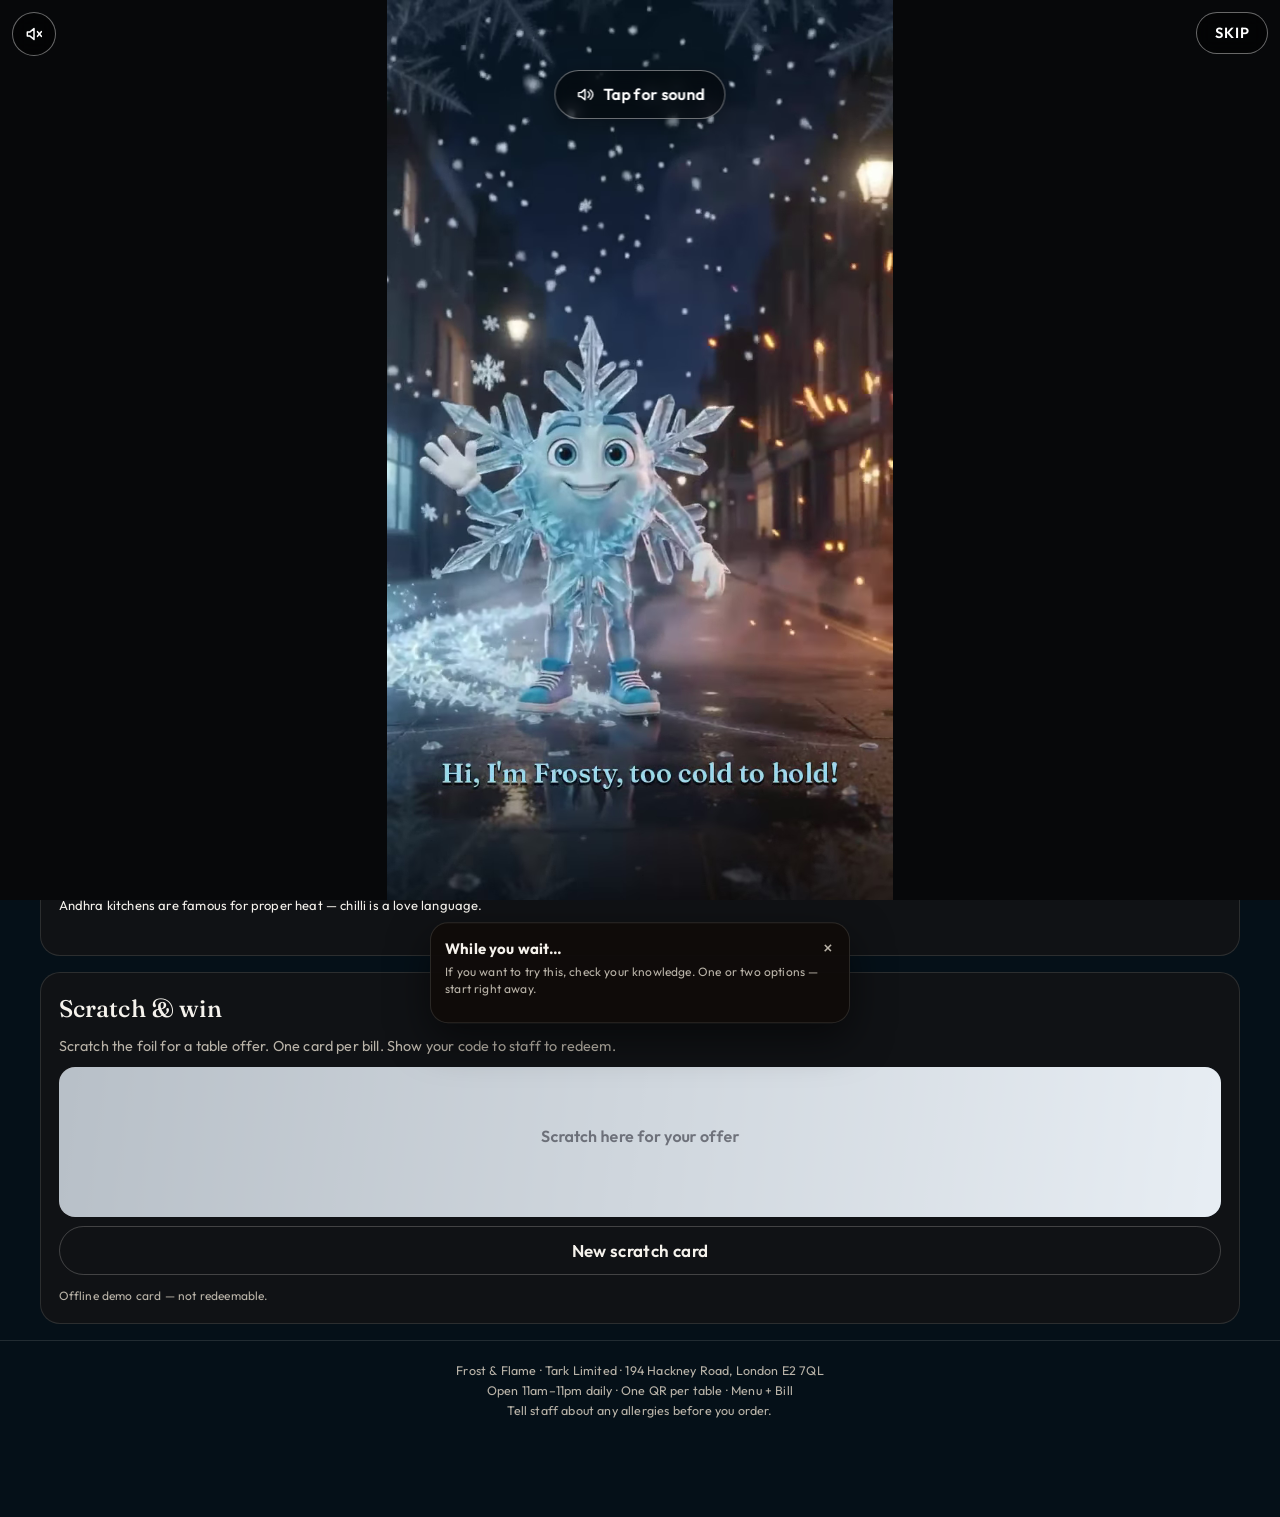
<file: index.html>
<!doctype html>
<html lang="en" data-mode="frost">
<head>
<meta charset="utf-8" />
<meta name="viewport" content="width=device-width, initial-scale=1, viewport-fit=cover" />
<title>Frost &amp; Flame · Table menu</title>
<meta name="description" content="Frost &amp; Flame table menu and bill. Stone ice cream, Andhra pulao and Indian street food. No customer data stored." />
<meta name="theme-color" content="#07080a" />
<link rel="icon" href="img/logo.png" />
<link rel="preconnect" href="https://fonts.googleapis.com" />
<link rel="preconnect" href="https://fonts.gstatic.com" crossorigin />
<link href="https://fonts.googleapis.com/css2?family=Fraunces:ital,opsz,wght@0,9..144,400;0,9..144,500;0,9..144,600;1,9..144,400;1,9..144,500&family=Outfit:wght@300;400;500;600;700&family=Bangers&family=Cinzel:wght@600;700&family=Cormorant+Garamond:wght@500;600;700&family=Fredoka:wght@500;600;700&family=Orbitron:wght@600;700&family=Pacifico&family=Special+Elite&display=swap" rel="stylesheet" />
<link rel="stylesheet" href="css/site.css?v=20261115h" />
<link rel="stylesheet" href="css/themes.css?v=20261115h" />
<link rel="stylesheet" href="css/qr.css?v=20261115h" />
<link rel="stylesheet" href="css/ff-intro.css?v=20261118a" />
<script>
(function(){
  try {
    var force=/(?:^|[?&])intro=1(?:&|$)/.test(location.search);
    var reduce=window.matchMedia&&window.matchMedia('(prefers-reduced-motion: reduce)').matches;
    if(!force&&(reduce||sessionStorage.getItem('ff_intro_seen')==='1'))document.documentElement.classList.add('ff-intro-skip');
  } catch(e){}
})();
</script>
<script>try{var m=localStorage.getItem('ff-mode');if(m==='flame'||m==='frost')document.documentElement.setAttribute('data-mode',m);}catch(e){}</script>
</head>
<body>
<div id="ffIntro" class="ff-intro" role="dialog" aria-modal="true" aria-label="Welcome to Frost &amp; Flame">
  <video id="ffIntroVideo" playsinline webkit-playsinline preload="auto" poster="video/intro-poster.webp?v=20261115h" aria-hidden="true">
    <source src="video/intro.mp4?v=20261118a" type="video/mp4">
    <source src="video/intro.webm?v=20261115h" type="video/webm">
  </video>
  <button type="button" class="ff-intro-sound" id="ffIntroSound" aria-label="Mute sound" aria-pressed="false">
    <svg class="ff-intro-ic-on" viewBox="0 0 24 24" aria-hidden="true"><path d="M4 9.5v5h3.2L12 18.5V5.5L7.2 9.5H4z"/><path d="M16 8.5c1.2 1.1 1.9 2.5 1.9 3.5s-.7 2.4-1.9 3.5"/><path d="M18.7 6.2C20.7 8 21.8 10.1 21.8 12s-1.1 4-3.1 5.8"/></svg>
    <svg class="ff-intro-ic-off" viewBox="0 0 24 24" aria-hidden="true"><path d="M4 9.5v5h3.2L12 18.5V5.5L7.2 9.5H4z"/><path d="M16.2 9.2l4.6 5.6M20.8 9.2l-4.6 5.6"/></svg>
  </button>
  <button type="button" class="ff-intro-tap" id="ffIntroTap" hidden aria-label="Tap for sound"><svg viewBox="0 0 24 24" aria-hidden="true"><path d="M4 9.5v5h3.2L12 18.5V5.5L7.2 9.5H4z"/><path d="M16 8.5c1.2 1.1 1.9 2.5 1.9 3.5s-.7 2.4-1.9 3.5"/><path d="M18.7 6.2C20.7 8 21.8 10.1 21.8 12s-1.1 4-3.1 5.8"/></svg><span>Tap for sound</span></button>
  <button type="button" class="ff-intro-skipbtn" id="ffIntroSkip">Skip</button>
</div>
<div class="ff-particles" id="ffParticles" aria-hidden="true"></div>
<div class="ff-overlay" id="ffOverlay" role="dialog" aria-modal="true" aria-labelledby="ffGreetTitle">
  <div class="ff-overlay-card" id="ffGreetCard">
    <div class="ff-greet-emoji">🔥❄️</div>
    <h1 class="ff-greet-title" id="ffGreetTitle">Welcome to Frost &amp; Flame</h1>
    <p class="ff-greet-sub" id="ffGreetSub">A warm hello before the menu — tap continue.</p>
    <button class="btn btn-primary" id="ffGreetContinue" type="button">Continue</button>
  </div>
  <div class="ff-overlay-card hidden" id="ffWhoCard">
    <h1 class="ff-greet-title" style="font-size:24px">Who are you here with?</h1>
    <p class="ff-greet-sub">Pick your table vibe — the menu changes to match.</p>
    <div class="ff-who-grid" id="ffWhoGrid"></div>
  </div>
</div>
<div class="ff-games-dock" id="ffGamesDock" aria-live="polite">
  <button class="ff-games-close" id="ffGamesClose" type="button" aria-label="Close">×</button>
  <h3>While you wait…</h3>
  <p class="blurb">If you want to try this, check your knowledge. One or two options — start right away.</p>
  <div class="ff-games-opts" id="ffGamesOpts"></div>
</div>
<div class="ff-game-modal hidden" id="ffGameModal">
  <div class="ff-game-sheet">
    <button class="ff-games-close" id="ffGameModalClose" type="button" aria-label="Close game">×</button>
    <div id="ffGameHost"></div>
  </div>
</div>
<header class="header">
  <a class="logo" href="#top" aria-label="Frost &amp; Flame"><img src="img/logo-800.webp" alt="Frost &amp; Flame" /></a>
  <nav class="nav" aria-label="Table">
    <div class="mode-toggle" role="group" aria-label="Frost or Flame look">
      <button type="button" data-mode="frost" aria-pressed="true">Frost</button>
      <button type="button" data-mode="flame" aria-pressed="false">Flame</button>
    </div>
    <button class="btn btn-ghost cart-btn" type="button" id="headBill" aria-label="Bill">Bill <span class="cart-count" id="headCount">0</span></button>
  </nav>
</header>

<main class="qr-main" id="top">
  <section class="qr-hero" aria-label="Welcome">
    <p class="eyebrow">194 Hackney Road · London E2</p>
    <h1><span class="frost">Frost</span> <span class="amp">&amp;</span> <span class="flame">Flame</span></h1>
    <p class="tagline">One kitchen. Two temperatures.</p>
    <div class="qr-table"><span>Table <b id="heroTable">4</b></span><span>Bill <b id="heroBill">FF-1004</b></span></div>
  </section>

  <p id="ffThemeGreet" class="hidden"></p>
  <div class="theme-bar hidden" id="ffThemeBar">
    <div class="theme-chip" id="ffThemeChip"></div>
    <button class="theme-change" id="ffThemeChange" type="button">Change</button>
  </div>
  <div class="ff-peace" id="ffPeace">
    <p>Be very peaceful, just eat this, feel this like a home.</p>
    <span class="soft">Leave outside thoughts at the door. Enjoy the food calmly — we've got you.</span>
  </div>
  <div class="ff-lines" id="ffLines" aria-live="polite"></div>
  <div id="ffFeature" class="hidden"></div>

  <div class="qr-tabs" role="tablist">
    <button class="qr-tab active" id="tabMenu" type="button">Menu</button>
    <button class="qr-tab" id="tabBill" type="button">Bill</button>
  </div>

  <section class="panel active" id="panelMenu">
    <div class="card special hidden" id="weekendCard">
      <img src="img/weekend.jpg" alt="Weekend special" />
      <div class="body">
        <div class="badge-live" id="weekendBadge">Weekend only</div>
        <h2>Chai Affogato Stone</h2>
        <p class="sub" id="weekendDesc" style="margin:0">Limited pour — warm chai over rolled ice cream. Available Fri–Sun only.</p>
        <div class="countdown" id="countdown" aria-live="polite">
          <div class="cd-box"><b id="cdD">0</b><span>Days</span></div>
          <div class="cd-box"><b id="cdH">0</b><span>Hours</span></div>
          <div class="cd-box"><b id="cdM">0</b><span>Mins</span></div>
          <div class="cd-box"><b id="cdS">0</b><span>Secs</span></div>
        </div>
        <p class="note" id="weekendNote" style="text-align:left"></p>
        <div class="qty-row"><span class="price" id="weekendPrice">£8.50</span><div class="qty"><button type="button" data-sub="weekend" aria-label="Remove one">−</button><span id="q-weekend">0</span><button type="button" data-add="weekend" aria-label="Add one">+</button></div></div>
      </div>
    </div>

    <section class="section menu" id="menu" data-tone="frost" aria-labelledby="menu-title">
      <div class="section-head">
        <div>
          <p class="kicker">The menu</p>
          <h2 id="menu-title">Frost, flame, and everything between</h2>
        </div>
      </div>
      <div class="tabs-wrap">
        <div class="tabs" id="menu-tabs" role="tablist" aria-label="Menu categories"></div>
      </div>
      <div class="menu-grid" id="menu-grid"><p class="menu-empty">Loading the menu…</p></div>
      <button class="btn btn-primary" id="toBillBtn" type="button">Add to bill · continue</button>
      <p class="note" style="text-align:center;font-style:normal">Quantities stay only on this phone until you close the page. Nothing is uploaded.</p>
    </section>

    <div class="qr-wrap">
    <div class="card ff-facts" id="ffFacts">
      <div class="label">While you wait · interesting bite</div>
      <div class="fact" id="ffFactText">Stone ice cream is rolled fresh on a frozen plate.</div>
    </div>
    <div class="card">
      <h2>Scratch &amp; win</h2>
      <p class="sub" style="margin:0 0 10px">Scratch the foil for a table offer. One card per bill. Show your code to staff to redeem.</p>
      <div class="scratch-wrap" id="scratchWrap">
        <div class="scratch-prize">
          <strong id="prizeText">…</strong>
          <span id="prizeSub">Show this screen to staff</span>
          <span id="prizeCode" style="display:block;margin-top:8px;font-size:13px;letter-spacing:.12em;color:var(--frost)"></span>
        </div>
        <canvas id="scratchCanvas" width="800" height="300"></canvas>
      </div>
      <button class="btn btn-ghost hidden" id="resetScratch" type="button">New scratch card</button>
      <p class="note" id="scratchNote" style="text-align:left"></p>
    </div>
    </div>
  </section>

  <section class="panel" id="panelBill">
    <div class="qr-wrap"><div class="card">
      <div class="meta">
        <div>Table<strong id="tableNo">Table 4</strong></div>
        <div style="text-align:right">Bill<strong id="billNo">FF-SAMPLE-001</strong></div>
      </div>
      <table aria-label="Bill items">
        <thead><tr><th>Item</th><th>Qty</th><th>Price</th></tr></thead>
        <tbody id="billBody"></tbody>
      </table>
      <div class="totals" style="margin-top:8px">
        <div class="row"><span>Subtotal</span><span id="subtotal">£0.00</span></div>
        <div class="row"><span>Service</span><span>£0.00</span></div>
        <div class="row total"><span>Total</span><span id="total">£0.00</span></div>
      </div>
      <p class="enjoy-note">Enjoy your food! 😊<br>Your bill is always settled at the end. Just show this to our staff and pay at the counter when you're done.</p>

      <div class="ff-goodbye" id="ffGoodbye">
        <strong>Come back soon, we'll miss you.</strong>
        <span>Thanks for sharing your table with Frost &amp; Flame.</span>
      </div>
    </div>
    </div>
  </section>
</main>

<div class="order-bar is-empty" id="orderBar">
  <button class="btn btn-frost" type="button" id="barBill"><span id="barText">Your bill is empty</span><span id="barTotal">£0.00</span></button>
</div>

<footer class="qr-footer">
  Frost &amp; Flame · Tark Limited · 194 Hackney Road, London E2 7QL<br />
  Open 11am–11pm daily · One QR per table · Menu + Bill<br />
  Tell staff about any allergies before you order.
</footer>
<div class="toast" id="toast"></div>

<script src="js/config.js?v=20261115h"></script>
<script src="js/api.js?v=20261115h"></script>
<script src="js/themes.js?v=20261115h"></script>
<script src="js/games.js?v=20261115h"></script>
<script src="js/ff-intro.js?v=20261115h"></script>
<script src="js/experience.js?v=20261115h"></script>
<script src="js/menu-data.js?v=20261115h"></script>
<script src="js/qr-menu.js?v=20261115h"></script>
</body>
</html>
</file>
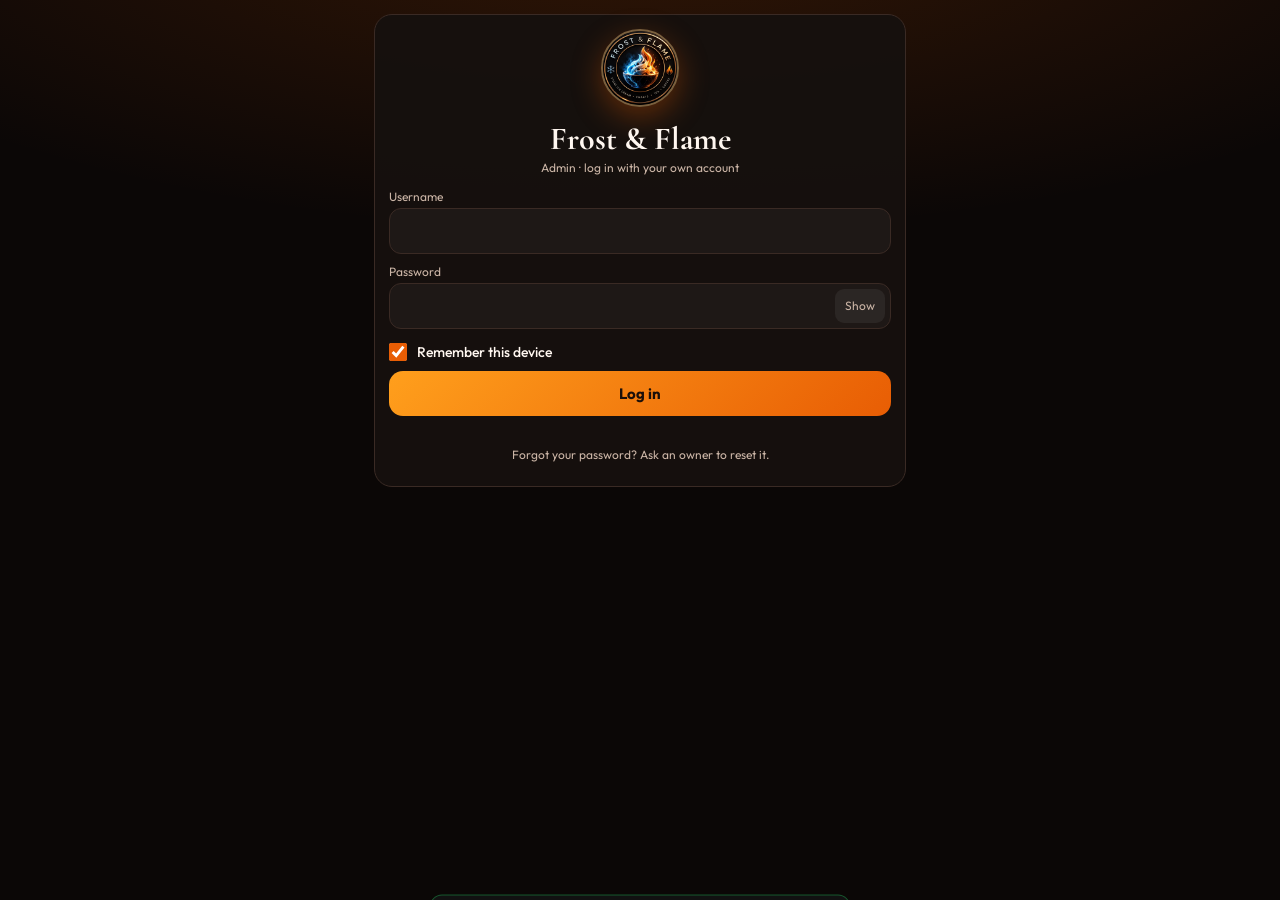
<file: admin.html>
<!DOCTYPE html>
<html lang="en-GB">
<head>
<meta charset="UTF-8" />
<meta name="viewport" content="width=device-width, initial-scale=1, viewport-fit=cover" />
<meta name="robots" content="noindex" />
<meta name="theme-color" content="#0b0706" />
<title>Frost &amp; Flame — Admin</title>
<link rel="icon" href="img/logo.png" />
<link rel="apple-touch-icon" href="img/logo.png" />
<link rel="preconnect" href="https://fonts.googleapis.com" />
<link href="https://fonts.googleapis.com/css2?family=Cormorant+Garamond:wght@600;700&family=Outfit:wght@400;500;600;700&display=swap" rel="stylesheet" />
<link rel="stylesheet" href="css/admin.css?v=20261115d" />
<script src="js/config.js?v=20261115d"></script>
<script src="js/api.js?v=20261115d"></script>
</head>
<body>
<div class="wrap">
  <div id="setupWarn" class="warnbox hidden">This test copy is not connected to a backend yet.</div>
  <div id="stagingBadge" class="staging hidden">TEST COPY · not the live admin</div>

  <!-- ===== log in ===== -->
  <section id="loginView" class="card center hidden">
    <img class="logo" src="img/logo.png" alt="Frost &amp; Flame" />
    <div class="brand">Frost &amp; Flame</div>
    <p class="sub">Admin · log in with your own account</p>
    <form id="loginForm" autocomplete="on" novalidate>
      <label for="loginUser">Username</label>
      <input id="loginUser" name="username" autocomplete="username" autocapitalize="off" autocorrect="off" spellcheck="false" />
      <label for="loginPass">Password</label>
      <div class="pw"><input id="loginPass" name="password" type="password" autocomplete="current-password" />
        <button type="button" class="eye" data-eye="loginPass" aria-label="Show password">Show</button></div>
      <label class="remember" for="loginRemember"><input id="loginRemember" type="checkbox" checked /> Remember this device</label>
      <button class="btn btn-primary" id="loginBtn" type="submit">Log in</button>
    </form>
    <p class="msg" id="loginMsg" role="alert"></p>
    <p class="hint">Forgot your password? Ask an owner to reset it.</p>
  </section>

  <!-- ===== first login / must change ===== -->
  <section id="changeView" class="card hidden">
    <h1>Choose your own password</h1>
    <p class="sub">This is your first log in (or your password was reset). Pick a password only you know.</p>
    <form id="changeForm" novalidate>
      <div id="cvOldWrap"><label for="cvOld">Password you were given</label>
        <input id="cvOld" type="password" autocomplete="current-password" /></div>
      <label for="cvNew">New password</label>
      <div class="pw"><input id="cvNew" type="password" autocomplete="new-password" />
        <button type="button" class="eye" data-eye="cvNew" aria-label="Show password">Show</button></div>
      <label for="cvNew2">Type it again</label>
      <input id="cvNew2" type="password" autocomplete="new-password" />
      <p class="hint">At least 8 characters, with letters and a number. Not your username.</p>
      <button class="btn btn-primary" id="cvBtn" type="submit">Save my password</button>
    </form>
    <p class="msg" id="cvMsg" role="alert"></p>
    <button class="btn btn-ghost" id="cvLogout" type="button">Log out</button>
  </section>

  <!-- ===== app ===== -->
  <section id="appView" class="hidden">
    <div class="topbar">
      <img class="logo sm" src="img/logo.png" alt="" />
      <div class="grow">
        <div class="brand sm">Frost &amp; Flame Admin</div>
        <p class="sub" id="whoLine"></p>
      </div>
      <button class="btn btn-ghost sm" id="logoutBtn" type="button">Log out</button>
    </div>
    <nav class="tabs" id="tabs"></nav>

    <div class="panel" id="panel-menu">
      <div class="card">
        <div class="topbar"><h2>Dishes</h2><button class="btn btn-primary sm hidden" id="addDishBtn" type="button">+ Add dish</button></div>
        <input id="menuSearch" type="search" placeholder="Search dishes" aria-label="Search dishes" />
        <p class="hint" id="menuHint"></p>
        <div id="menuList"><p class="muted">Loading…</p></div>
      </div>
    </div>

    <div class="panel" id="panel-tables">
      <div id="tablesUnavailable" class="card hidden">
        <h2>Table orders</h2>
        <p class="hint" style="font-size:14px">Table orders isn't on the server yet. Once it's switched on, staff will take orders here and customers won't be able to change them.</p>
      </div>
      <div id="tablesHome">
        <div class="card">
          <h2>Open tables</h2>
          <p class="hint">These are the official bills. Customers cannot change them from their phones.</p>
          <div id="openTables"><p class="muted">Loading…</p></div>
        </div>
        <div class="card">
          <h2>Start a table</h2>
          <div class="table-pad" id="tablePad"></div>
          <label for="tableCustom">Or type a table</label>
          <input id="tableCustom" placeholder="e.g. 17 or takeaway" maxlength="16" autocapitalize="off" autocomplete="off" />
          <button class="btn btn-primary" id="tableStartBtn" type="button">Start this table</button>
          <p class="msg" id="tableStartMsg"></p>
        </div>
        <div class="card">
          <h2>Recently paid</h2>
          <div id="recentTables" class="muted">—</div>
        </div>
      </div>
      <div id="tableOrderView" class="hidden"></div>
    </div>

    <div class="panel" id="panel-codes">
      <div class="card">
        <h2>Check a customer code</h2>
        <label for="redeemCode">Code on the customer's phone</label>
        <input id="redeemCode" placeholder="FF-XXXXXX" autocapitalize="characters" autocomplete="off" />
        <button class="btn btn-primary" id="verifyBtn" type="button">Check code</button>
        <div id="redeemResult" class="result"></div>
        <button class="btn btn-primary hidden" id="redeemBtn" type="button">Mark as used</button>
      </div>
      <div class="card"><h2>Recent codes</h2><div id="winsList" class="muted">—</div></div>
    </div>

    <div class="panel" id="panel-scratch">
      <div class="card">
        <h2>Scratch card pool</h2>
        <p class="muted" id="scratchSummary">Loading…</p>
        <div id="prizeStats"></div>
      </div>
      <div class="card hidden" id="oddsCard">
        <h2>Fixed odds</h2>
        <p class="hint">Counts must add up to the pool size. Example: 10 × £2 off in a pool of 1000.</p>
        <label for="poolSize">Pool size</label><input id="poolSize" type="number" min="1" step="1" inputmode="numeric" />
        <label for="scratchActive">Scratch card</label>
        <select id="scratchActive"><option value="true">On</option><option value="false">Off</option></select>
        <div id="prizeEditor"></div>
        <button class="btn btn-ghost" id="addPrizeBtn" type="button">+ Prize row</button>
        <button class="btn btn-primary" id="saveOddsBtn" type="button">Save odds</button>
        <button class="btn btn-danger" id="refillBtn" type="button">Refill pool from these odds</button>
        <p class="hint">Refill replaces unused cards with a new shuffled pool. Codes already given out stay valid.</p>
      </div>
    </div>

    <div class="panel" id="panel-people">
      <div class="card">
        <div class="topbar"><h2>People</h2><button class="btn btn-primary sm" id="addPersonBtn" type="button">+ Add employee</button></div>
        <p class="hint">Owners can do everything. Employees can only do what is allowed for staff. Tap a person to reset, switch off or remove.</p>
        <div id="peopleList"><p class="muted">Loading…</p></div>
      </div>
    </div>

    <div class="panel" id="panel-activity">
      <div class="card">
        <div class="topbar"><h2>Activity</h2>
          <select id="actWho" class="sm-select" aria-label="Filter by person"><option value="">Everyone</option></select></div>
        <p class="hint">Every change, who made it and when (UK time). Passwords are never shown here.</p>
        <div id="actList"><p class="muted">Loading…</p></div>
      </div>
    </div>

    <div class="panel" id="panel-me">
      <div class="card">
        <h2>My account</h2>
        <p id="meLine"></p>
        <p class="hint" id="mePerms"></p>
      </div>
      <div class="card">
        <h2>Change my password</h2>
        <form id="meForm" novalidate>
          <label for="meOld">Current password</label><input id="meOld" type="password" autocomplete="current-password" />
          <label for="meNew">New password</label><input id="meNew" type="password" autocomplete="new-password" />
          <label for="meNew2">Type it again</label><input id="meNew2" type="password" autocomplete="new-password" />
          <p class="hint">At least 8 characters, with letters and a number. Your other phones will be logged out.</p>
          <button class="btn btn-primary" id="meBtn" type="submit">Update password</button>
        </form>
        <p class="msg" id="meMsg" role="alert"></p>
      </div>
    </div>
  </section>
</div>

<div class="sheet-bg hidden" id="sheetBg"><div class="sheet" id="sheet" role="dialog" aria-modal="true"></div></div>
<div class="toast" id="toast" role="status"></div>
<div id="printBill" class="print-bill" hidden></div>
<script src="js/admin.js?v=20261115d"></script>
</body>
</html>
</file>
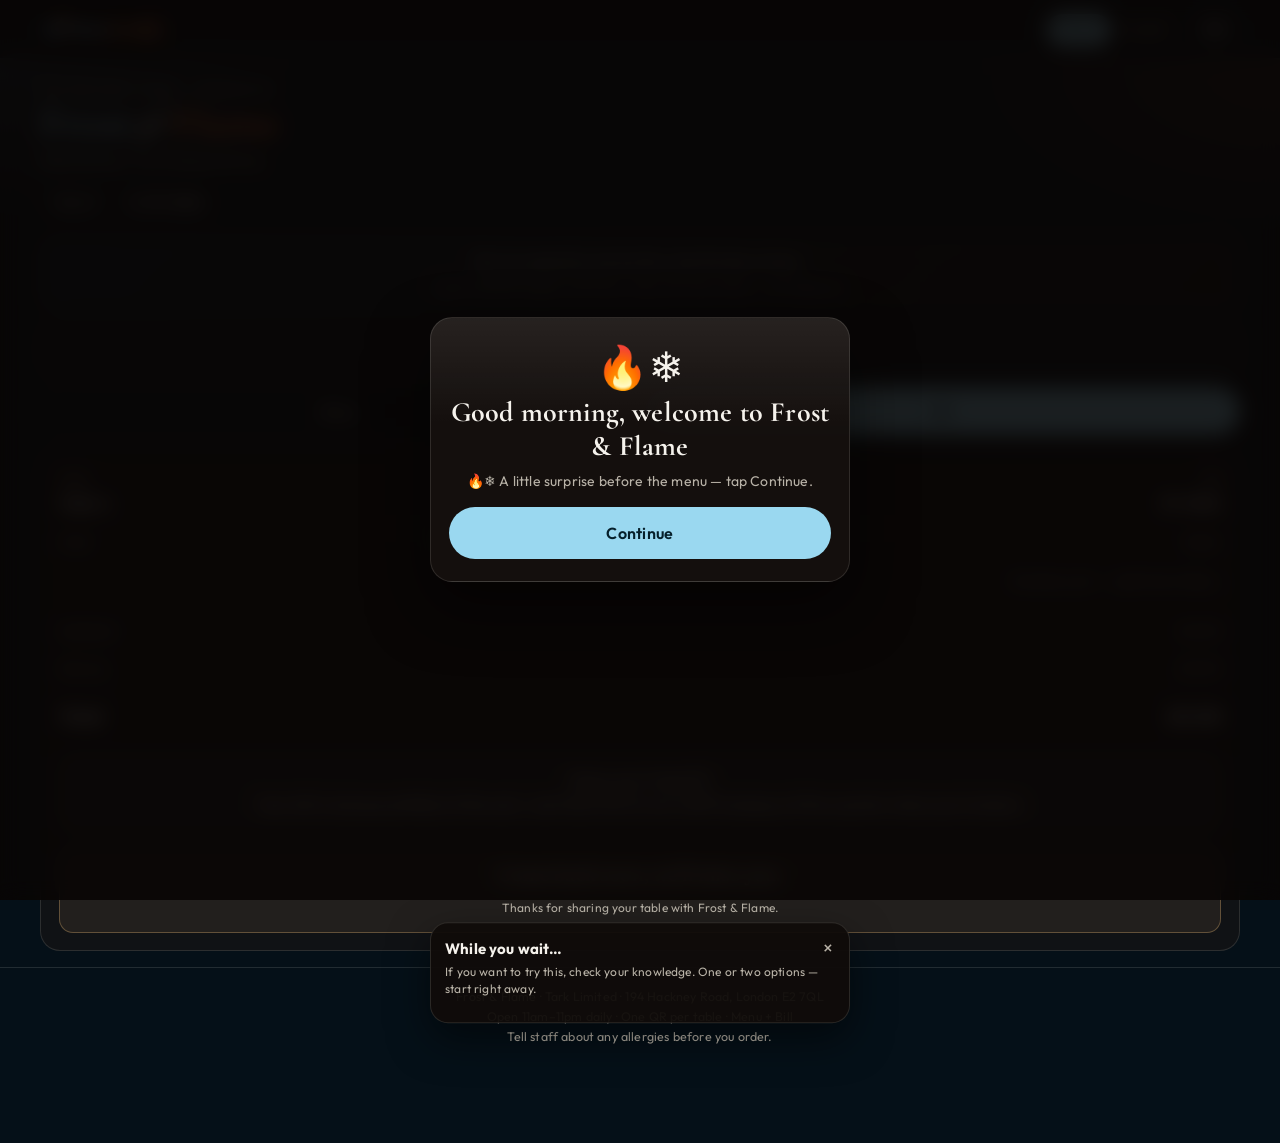
<file: bill.html>
<!doctype html>
<html lang="en" data-mode="frost">
<head>
<meta charset="utf-8" />
<meta name="viewport" content="width=device-width, initial-scale=1, viewport-fit=cover" />
<title>Frost &amp; Flame · Table menu</title>
<meta name="description" content="Frost &amp; Flame table menu and bill. Stone ice cream, Andhra pulao and Indian street food. No customer data stored." />
<meta name="theme-color" content="#07080a" />
<link rel="icon" href="img/logo.png" />
<link rel="preconnect" href="https://fonts.googleapis.com" />
<link rel="preconnect" href="https://fonts.gstatic.com" crossorigin />
<link href="https://fonts.googleapis.com/css2?family=Fraunces:ital,opsz,wght@0,9..144,400;0,9..144,500;0,9..144,600;1,9..144,400;1,9..144,500&family=Outfit:wght@300;400;500;600;700&family=Bangers&family=Cinzel:wght@600;700&family=Cormorant+Garamond:wght@500;600;700&family=Fredoka:wght@500;600;700&family=Orbitron:wght@600;700&family=Pacifico&family=Special+Elite&display=swap" rel="stylesheet" />
<link rel="stylesheet" href="css/site.css?v=20261115b" />
<link rel="stylesheet" href="css/themes.css?v=20261115b" />
<link rel="stylesheet" href="css/qr.css?v=20261115b" />
<script>try{var m=localStorage.getItem('ff-mode');if(m==='flame'||m==='frost')document.documentElement.setAttribute('data-mode',m);}catch(e){}</script>
</head>
<body>
<div class="ff-particles" id="ffParticles" aria-hidden="true"></div>
<div class="ff-overlay" id="ffOverlay" role="dialog" aria-modal="true" aria-labelledby="ffGreetTitle">
  <div class="ff-overlay-card" id="ffGreetCard">
    <div class="ff-greet-emoji">🔥❄️</div>
    <h1 class="ff-greet-title" id="ffGreetTitle">Welcome to Frost &amp; Flame</h1>
    <p class="ff-greet-sub" id="ffGreetSub">A warm hello before the menu — tap continue.</p>
    <button class="btn btn-primary" id="ffGreetContinue" type="button">Continue</button>
  </div>
  <div class="ff-overlay-card hidden" id="ffWhoCard">
    <h1 class="ff-greet-title" style="font-size:24px">Who are you here with?</h1>
    <p class="ff-greet-sub">Pick your table vibe — the menu changes to match.</p>
    <div class="ff-who-grid" id="ffWhoGrid"></div>
  </div>
</div>
<div class="ff-games-dock" id="ffGamesDock" aria-live="polite">
  <button class="ff-games-close" id="ffGamesClose" type="button" aria-label="Close">×</button>
  <h3>While you wait…</h3>
  <p class="blurb">If you want to try this, check your knowledge. One or two options — start right away.</p>
  <div class="ff-games-opts" id="ffGamesOpts"></div>
</div>
<div class="ff-game-modal hidden" id="ffGameModal">
  <div class="ff-game-sheet">
    <button class="ff-games-close" id="ffGameModalClose" type="button" aria-label="Close game">×</button>
    <div id="ffGameHost"></div>
  </div>
</div>
<header class="header">
  <a class="logo" href="#top" aria-label="Frost &amp; Flame"><img src="img/logo-800.webp" alt="Frost &amp; Flame" /></a>
  <nav class="nav" aria-label="Table">
    <div class="mode-toggle" role="group" aria-label="Frost or Flame look">
      <button type="button" data-mode="frost" aria-pressed="true">Frost</button>
      <button type="button" data-mode="flame" aria-pressed="false">Flame</button>
    </div>
    <button class="btn btn-ghost cart-btn" type="button" id="headBill" aria-label="Bill">Bill <span class="cart-count" id="headCount">0</span></button>
  </nav>
</header>

<main class="qr-main" id="top">
  <section class="qr-hero" aria-label="Welcome">
    <p class="eyebrow">194 Hackney Road · London E2</p>
    <h1><span class="frost">Frost</span> <span class="amp">&amp;</span> <span class="flame">Flame</span></h1>
    <p class="tagline">One kitchen. Two temperatures.</p>
    <div class="qr-table"><span>Table <b id="heroTable">4</b></span><span>Bill <b id="heroBill">FF-1004</b></span></div>
  </section>

  <p id="ffThemeGreet" class="hidden"></p>
  <div class="theme-bar hidden" id="ffThemeBar">
    <div class="theme-chip" id="ffThemeChip"></div>
    <button class="theme-change" id="ffThemeChange" type="button">Change</button>
  </div>
  <div class="ff-peace" id="ffPeace">
    <p>Be very peaceful, just eat this, feel this like a home.</p>
    <span class="soft">Leave outside thoughts at the door. Enjoy the food calmly — we've got you.</span>
  </div>
  <div class="ff-lines" id="ffLines" aria-live="polite"></div>
  <div id="ffFeature" class="hidden"></div>

  <div class="qr-tabs" role="tablist">
    <button class="qr-tab active" id="tabMenu" type="button">Menu</button>
    <button class="qr-tab" id="tabBill" type="button">Bill</button>
  </div>

  <section class="panel active" id="panelMenu">
    <div class="card special hidden" id="weekendCard">
      <img src="img/weekend.jpg" alt="Weekend special" />
      <div class="body">
        <div class="badge-live" id="weekendBadge">Weekend only</div>
        <h2>Chai Affogato Stone</h2>
        <p class="sub" id="weekendDesc" style="margin:0">Limited pour — warm chai over rolled ice cream. Available Fri–Sun only.</p>
        <div class="countdown" id="countdown" aria-live="polite">
          <div class="cd-box"><b id="cdD">0</b><span>Days</span></div>
          <div class="cd-box"><b id="cdH">0</b><span>Hours</span></div>
          <div class="cd-box"><b id="cdM">0</b><span>Mins</span></div>
          <div class="cd-box"><b id="cdS">0</b><span>Secs</span></div>
        </div>
        <p class="note" id="weekendNote" style="text-align:left"></p>
        <div class="qty-row"><span class="price" id="weekendPrice">£8.50</span><div class="qty"><button type="button" data-sub="weekend" aria-label="Remove one">−</button><span id="q-weekend">0</span><button type="button" data-add="weekend" aria-label="Add one">+</button></div></div>
      </div>
    </div>

    <section class="section menu" id="menu" data-tone="frost" aria-labelledby="menu-title">
      <div class="section-head">
        <div>
          <p class="kicker">The menu</p>
          <h2 id="menu-title">Frost, flame, and everything between</h2>
        </div>
      </div>
      <div class="tabs-wrap">
        <div class="tabs" id="menu-tabs" role="tablist" aria-label="Menu categories"></div>
      </div>
      <div class="menu-grid" id="menu-grid"><p class="menu-empty">Loading the menu…</p></div>
      <button class="btn btn-primary" id="toBillBtn" type="button">Add to bill · continue</button>
      <p class="note" style="text-align:center;font-style:normal">Quantities stay only on this phone until you close the page. Nothing is uploaded.</p>
    </section>

    <div class="qr-wrap">
    <div class="card ff-facts" id="ffFacts">
      <div class="label">While you wait · interesting bite</div>
      <div class="fact" id="ffFactText">Stone ice cream is rolled fresh on a frozen plate.</div>
    </div>
    <div class="card">
      <h2>Scratch &amp; win</h2>
      <p class="sub" style="margin:0 0 10px">Scratch the foil for a table offer. One card per bill. Show your code to staff to redeem.</p>
      <div class="scratch-wrap" id="scratchWrap">
        <div class="scratch-prize">
          <strong id="prizeText">…</strong>
          <span id="prizeSub">Show this screen to staff</span>
          <span id="prizeCode" style="display:block;margin-top:8px;font-size:13px;letter-spacing:.12em;color:var(--frost)"></span>
        </div>
        <canvas id="scratchCanvas" width="800" height="300"></canvas>
      </div>
      <button class="btn btn-ghost hidden" id="resetScratch" type="button">New scratch card</button>
      <p class="note" id="scratchNote" style="text-align:left"></p>
    </div>
    </div>
  </section>

  <section class="panel" id="panelBill">
    <div class="qr-wrap"><div class="card">
      <div class="meta">
        <div>Table<strong id="tableNo">Table 4</strong></div>
        <div style="text-align:right">Bill<strong id="billNo">FF-SAMPLE-001</strong></div>
      </div>
      <table aria-label="Bill items">
        <thead><tr><th>Item</th><th>Qty</th><th>Price</th></tr></thead>
        <tbody id="billBody"></tbody>
      </table>
      <div class="totals" style="margin-top:8px">
        <div class="row"><span>Subtotal</span><span id="subtotal">£0.00</span></div>
        <div class="row"><span>Service</span><span>£0.00</span></div>
        <div class="row total"><span>Total</span><span id="total">£0.00</span></div>
      </div>
      <p class="enjoy-note">Enjoy your food! 😊<br>Your bill is always settled at the end. Just show this to our staff and pay at the counter when you're done.</p>

      <div class="ff-goodbye" id="ffGoodbye">
        <strong>Come back soon, we'll miss you.</strong>
        <span>Thanks for sharing your table with Frost &amp; Flame.</span>
      </div>
    </div>
    </div>
  </section>
</main>

<div class="order-bar is-empty" id="orderBar">
  <button class="btn btn-frost" type="button" id="barBill"><span id="barText">Your bill is empty</span><span id="barTotal">£0.00</span></button>
</div>

<footer class="qr-footer">
  Frost &amp; Flame · Tark Limited · 194 Hackney Road, London E2 7QL<br />
  Open 11am–11pm daily · One QR per table · Menu + Bill<br />
  Tell staff about any allergies before you order.
</footer>
<div class="toast" id="toast"></div>

<script src="js/config.js?v=20261115b"></script>
<script src="js/api.js?v=20261115b"></script>
<script src="js/themes.js?v=20261115b"></script>
<script src="js/games.js?v=20261115b"></script>
<script src="js/experience.js?v=20261115b"></script>
<script src="js/menu-data.js?v=20261115b"></script>
<script src="js/qr-menu.js?v=20261115b"></script>
</body>
</html>
</file>
<file: css/site.css>
/* Copied from the Frost & Flame website (frost-flame-themes/site/css/styles.css + features.css). Do not edit here; edit css/qr.css. */
/* Frost & Flame — professional static site, mobile-first */
:root {
  --bg: #07080a;
  --bg-elev: #101215;
  --bg-frost: #07141c;
  --bg-frost-2: #0b1c28;
  --bg-flame: #140a08;
  --bg-flame-2: #1c0d09;
  --frost: #9ad8f0;
  --frost-deep: #5eb3d4;
  --frost-dim: rgba(154, 216, 240, 0.14);
  --silver: #e8e6e1;
  --flame: #ff7a3d;
  --flame-deep: #e24a14;
  --ember: #ffc4a0;
  --flame-dim: rgba(255, 122, 61, 0.16);
  --text: #f5f2ec;
  --muted: #b9b3a8;
  --line: rgba(245, 242, 236, 0.12);
  --line-strong: rgba(245, 242, 236, 0.22);
  --danger: #ff8a8a;
  --header-h: calc(3.5rem + env(safe-area-inset-top, 0px));
  --tabs-h: 3.5rem;
  --bar-h: 4.5rem;
  --radius: 1.25rem;
  --font-display: "Fraunces", "Times New Roman", serif;
  --font-sans: "Outfit", system-ui, sans-serif;
  --ease: cubic-bezier(0.22, 1, 0.36, 1);
  --max: 72rem;
  --pad: 1.25rem;
}

*,
*::before,
*::after { box-sizing: border-box; }

html {
  scroll-behavior: smooth;
  background: var(--bg);
  color: var(--text);
  -webkit-text-size-adjust: 100%;
  overflow-x: hidden;
}

body {
  margin: 0;
  font-family: var(--font-sans);
  font-weight: 400;
  font-size: 1.0625rem;
  line-height: 1.55;
  background: var(--bg);
  color: var(--text);
  letter-spacing: 0.01em;
}

img, video { max-width: 100%; display: block; }
button, input, select { font: inherit; color: inherit; }
button { cursor: pointer; }
a { color: inherit; }

:focus-visible {
  outline: 2px solid var(--frost);
  outline-offset: 3px;
}

.skip {
  position: absolute;
  left: 0.75rem;
  top: -3rem;
  z-index: 100;
  background: var(--text);
  color: var(--bg);
  padding: 0.5rem 0.85rem;
  border-radius: 0.4rem;
  font-weight: 600;
}
.skip:focus { top: 0.75rem; }

/* Header */
.header {
  position: fixed;
  top: 0;
  left: 0;
  right: 0;
  z-index: 40;
  display: flex;
  align-items: center;
  justify-content: space-between;
  gap: 0.75rem;
  min-height: var(--header-h);
  padding: max(0.55rem, env(safe-area-inset-top)) var(--pad) 0.55rem;
  background: rgba(7, 8, 10, 0.97);
  backdrop-filter: blur(16px);
  -webkit-backdrop-filter: blur(16px);
  border-bottom: 1px solid var(--line);
}

.logo {
  display: flex;
  align-items: center;
  height: 2.6rem;
  flex: 0 1 auto;
}
.logo img {
  height: 2.6rem;
  width: auto;
  max-width: min(52vw, 16rem);
  object-fit: contain;
  object-position: left center;
}

.nav {
  display: flex;
  align-items: center;
  justify-content: flex-end;
  gap: 0.55rem;
  flex-shrink: 1;
  min-width: 0;
}

.nav .btn-solid { display: none; }
.nav-link {
  display: none;
  color: var(--silver);
  text-decoration: none;
  font-weight: 500;
  font-size: 0.95rem;
  padding: 0.45rem 0.6rem;
}

.btn {
  display: inline-flex;
  align-items: center;
  justify-content: center;
  gap: 0.4rem;
  border: 0;
  text-decoration: none;
  font-weight: 600;
  letter-spacing: 0.02em;
  border-radius: 999px;
  transition: transform 0.25s var(--ease), background 0.25s var(--ease), color 0.25s var(--ease);
  white-space: nowrap;
}
.btn:hover { transform: translateY(-1px); }
.btn:active { transform: translateY(0); }

.btn-solid {
  background: var(--silver);
  color: #12110f;
  padding: 0.7rem 1.15rem;
  font-size: 0.92rem;
}
.btn-solid:hover { background: #fff; }

.btn-frost {
  background: var(--frost);
  color: #06202b;
  padding: 0.85rem 1.4rem;
  font-size: 1rem;
}
.btn-frost:hover { background: #c5edfb; }

.btn-flame {
  background: var(--flame);
  color: #1a0803;
  padding: 0.85rem 1.4rem;
}

.btn-ghost {
  background: transparent;
  color: var(--text);
  border: 1px solid var(--line-strong);
  padding: 0.65rem 1rem;
}
.btn-ghost:hover { background: rgba(255,255,255,0.05); }

.btn-add {
  background: var(--text);
  color: #12110f;
  padding: 0.45rem 0.9rem;
  font-size: 0.88rem;
  min-height: 2.35rem;
}
.btn-add[disabled] { opacity: 0.45; cursor: not-allowed; transform: none; }

.cart-btn { position: relative; padding: 0.55rem 0.9rem; font-size: 0.88rem; }
.cart-count {
  display: none;
  min-width: 1.2rem;
  height: 1.2rem;
  padding: 0 0.3rem;
  margin-left: 0.15rem;
  border-radius: 999px;
  background: var(--flame);
  color: #1a0803;
  font-size: 0.72rem;
  font-weight: 700;
  line-height: 1.2rem;
  text-align: center;
}
.cart-count.is-on { display: inline-block; }

/* Hero */
.hero {
  position: relative;
  min-height: 100svh;
  min-height: 100dvh;
  display: flex;
  flex-direction: column;
  justify-content: flex-end;
  padding: calc(var(--header-h) + 2rem) var(--pad) calc(8.25rem + env(safe-area-inset-bottom, 0px));
  overflow: hidden;
  isolation: isolate;
}

.hero-media,
.hero-media video,
.hero-media img {
  position: absolute;
  inset: 0;
  width: 100%;
  height: 100%;
  object-fit: cover;
  object-position: center 62%;
  z-index: -2;
}

.hero-media { background: #05070a center / cover no-repeat; }
.hero-media picture { position: absolute; inset: 0; }

.hero-dim {
  position: absolute;
  inset: 0;
  z-index: -1;
  background:
    linear-gradient(180deg, rgba(7,8,10,0.35) 0%, rgba(7,8,10,0.55) 40%, rgba(7,8,10,0.92) 100%),
    radial-gradient(ellipse at 50% 70%, rgba(7,8,10,0.2), transparent 55%);
  pointer-events: none;
}

.hero-copy { max-width: 40rem; }

.eyebrow {
  display: block;
  font-size: 0.7rem;
  font-weight: 600;
  letter-spacing: 0.12em;
  text-transform: uppercase;
  color: var(--frost);
  margin: 0 0 0.85rem;
  line-height: 1.45;
}

.wordmark {
  margin: 0 0 1.15rem;
  font-family: var(--font-display);
  font-weight: 500;
  font-size: clamp(4.15rem, 22vw, 8.5rem);
  line-height: 0.84;
  letter-spacing: -0.035em;
  text-transform: uppercase;
  display: flex;
  flex-direction: column;
  align-items: flex-start;
}
.wordmark .line2 {
  display: flex;
  align-items: baseline;
  gap: 0.06em;
}
.wordmark .frost { color: var(--frost); }
.wordmark .amp {
  color: var(--silver);
  font-style: italic;
  font-weight: 400;
  font-size: 0.72em;
  padding: 0 0.06em;
}
.wordmark .flame { color: var(--flame); }
.wordmark span { text-shadow: 0 2px 22px rgba(0,0,0,0.7), 0 0 3px rgba(0,0,0,0.55); }
.hero-tag, .hero-lead, .eyebrow { text-shadow: 0 2px 18px rgba(0,0,0,0.65); }

.hero-tag {
  margin: 0 0 0.35rem;
  font-family: var(--font-display);
  font-style: italic;
  font-weight: 400;
  font-size: clamp(1.35rem, 4vw, 1.85rem);
  color: var(--silver);
}
.hero-lead {
  margin: 0 0 1.75rem;
  color: var(--muted);
  max-width: 28rem;
  font-size: 1rem;
}
.hero-actions { display: flex; flex-wrap: wrap; gap: 0.7rem; align-items: center; }

/* Sections */
.section {
  position: relative;
  padding: 4.5rem var(--pad);
  transition: background-color 0.7s var(--ease);
}
.section-frost { background: var(--bg-frost); }
.section-flame { background: var(--bg-flame); }
.section-dark { background: var(--bg); }

.section-head {
  display: flex;
  flex-wrap: wrap;
  justify-content: space-between;
  align-items: end;
  gap: 1rem;
  margin: 0 auto 2rem;
  max-width: var(--max);
}
.kicker {
  margin: 0 0 0.4rem;
  font-size: 0.72rem;
  font-weight: 600;
  letter-spacing: 0.16em;
  text-transform: uppercase;
  color: var(--frost-deep);
}
.section-flame .kicker,
[data-tone="flame"] .kicker { color: var(--flame); }
[data-tone="frost"] .kicker { color: var(--frost-deep); }

.section h2,
.dialog h2 {
  margin: 0;
  font-family: var(--font-display);
  font-weight: 500;
  font-size: clamp(2rem, 7vw, 3.4rem);
  line-height: 1.05;
  letter-spacing: -0.02em;
}

/* Signature slider */
.slider-wrap { margin: 0 calc(var(--pad) * -1); }
.slider {
  display: flex;
  gap: 1rem;
  overflow-x: auto;
  scroll-snap-type: x mandatory;
  scroll-padding: var(--pad);
  padding: 0.25rem var(--pad) 1.25rem;
  -webkit-overflow-scrolling: touch;
  scrollbar-width: thin;
  scrollbar-color: var(--line-strong) transparent;
}
.sig-card {
  flex: 0 0 min(80vw, 22rem);
  scroll-snap-align: start;
  background: rgba(255,255,255,0.03);
  border: 1px solid var(--line);
  border-radius: var(--radius);
  overflow: hidden;
  display: flex;
  flex-direction: column;
  text-decoration: none;
  color: inherit;
}
.sig-card .media { height: 16.5rem; }
.sig-body { padding: 1.15rem 1.15rem 1.3rem; display: flex; flex-direction: column; gap: 0.4rem; flex: 1; }
.sig-body h3 {
  margin: 0;
  font-family: var(--font-display);
  font-weight: 500;
  font-size: 1.55rem;
  letter-spacing: -0.02em;
  line-height: 1.15;
}
.sig-body p { margin: 0; color: var(--muted); font-size: 0.95rem; }
.sig-row { display: flex; justify-content: space-between; align-items: center; gap: 0.75rem; margin-top: auto; padding-top: 0.85rem; }
.price { font-weight: 600; font-variant-numeric: tabular-nums; letter-spacing: 0.01em; }

/* Branded placeholders (easy to swap for a real photo) */
.media {
  position: relative;
  overflow: hidden;
  background: #0a1218;
}
.media img {
  width: 100%;
  height: 100%;
  object-fit: cover;
}
.ph {
  width: 100%;
  height: 100%;
  min-height: 10rem;
  display: flex;
  flex-direction: column;
  justify-content: flex-end;
  padding: 1.1rem;
  position: relative;
}
.ph::before {
  content: "";
  position: absolute;
  inset: 0;
  background:
    radial-gradient(ellipse at 20% 15%, var(--blob), transparent 55%),
    radial-gradient(ellipse at 90% 95%, var(--blob-2), transparent 50%);
  opacity: 1;
}
.ph-frost {
  --blob: rgba(154, 216, 240, 0.42);
  --blob-2: rgba(94, 179, 212, 0.22);
  background: linear-gradient(165deg, #123044 0%, #07141c 55%, #050d12 100%);
}
.ph-flame {
  --blob: rgba(255, 122, 61, 0.46);
  --blob-2: rgba(226, 74, 20, 0.26);
  background: linear-gradient(165deg, #3a160e 0%, #140a08 55%, #0c0706 100%);
}
.ph-both {
  --blob: rgba(154, 216, 240, 0.22);
  --blob-2: rgba(255, 122, 61, 0.22);
  background: linear-gradient(135deg, #0c2230 0%, #120a0a 100%);
}
.ph-name {
  position: relative;
  font-family: var(--font-display);
  font-weight: 500;
  font-size: clamp(1.35rem, 4.5vw, 1.9rem);
  line-height: 1.1;
  letter-spacing: -0.02em;
  max-width: 12ch;
}
.ph-frost .ph-name { color: var(--frost); }
.ph-flame .ph-name { color: var(--ember); }
.ph-both .ph-name { color: var(--silver); }

/* Menu */
.menu { --tone-bg: var(--bg-frost); background: var(--tone-bg); }
.menu[data-tone="flame"] { --tone-bg: var(--bg-flame); }
.menu[data-tone="both"] { --tone-bg: var(--bg); }

.tabs-wrap {
  position: sticky;
  top: var(--header-h);
  z-index: 30;
  margin: 0 calc(var(--pad) * -1) 1.75rem;
  padding: 0.55rem 0;
  background: color-mix(in srgb, var(--tone-bg) 86%, black);
  backdrop-filter: blur(14px);
  -webkit-backdrop-filter: blur(14px);
  border-bottom: 1px solid var(--line);
}
.tabs-wrap::before,
.tabs-wrap::after {
  content: "";
  position: absolute;
  top: 0;
  bottom: 0;
  width: 1.35rem;
  pointer-events: none;
  z-index: 1;
}
.tabs-wrap::before {
  left: 0;
  background: linear-gradient(to right, color-mix(in srgb, var(--tone-bg) 92%, black), transparent);
}
.tabs-wrap::after {
  right: 0;
  background: linear-gradient(to left, color-mix(in srgb, var(--tone-bg) 92%, black), transparent);
}
.tabs {
  display: flex;
  gap: 0.4rem;
  overflow-x: auto;
  padding: 0 var(--pad);
  scrollbar-width: none;
  -webkit-overflow-scrolling: touch;
  overscroll-behavior-x: contain;
}
.tabs::-webkit-scrollbar { display: none; }
.tab {
  flex: 0 0 auto;
  border: 1px solid var(--line);
  background: transparent;
  color: var(--silver);
  border-radius: 999px;
  padding: 0.44rem 0.85rem;
  font-size: 0.86rem;
  font-weight: 500;
  white-space: nowrap;
}
.tab[aria-selected="true"] {
  background: var(--text);
  color: #12110f;
  border-color: var(--text);
}

.menu-grid {
  display: block;
  max-width: var(--max);
  margin: 0 auto;
}
.menu-group { margin: 0 0 2.15rem; }
.menu-group:last-child { margin-bottom: 0.25rem; }
.menu-group-head { margin: 0 0 0.85rem; }
.menu-group-head h3 {
  margin: 0;
  font-family: var(--font-display);
  font-weight: 500;
  font-size: clamp(1.45rem, 5vw, 1.85rem);
  letter-spacing: -0.02em;
  line-height: 1.15;
}
.menu-group-note {
  margin: 0.4rem 0 0;
  color: var(--muted);
  font-size: 0.88rem;
  font-style: italic;
}
.diet-split {
  margin: 1.15rem 0 0.6rem;
  font-size: 0.7rem;
  font-weight: 700;
  letter-spacing: 0.14em;
  text-transform: uppercase;
  color: var(--muted);
}
.diet-split.nonveg { color: var(--ember); }
.diet-split.veg { color: var(--frost); }
.diet-block:first-child .diet-split { margin-top: 0.15rem; }
.menu-cards {
  display: grid;
  gap: 1rem;
}

.dish {
  display: grid;
  grid-template-columns: 6.75rem 1fr;
  gap: 0.9rem;
  align-items: stretch;
  background: rgba(255,255,255,0.03);
  border: 1px solid var(--line);
  border-radius: 1.1rem;
  padding: 0.7rem;
}
.dish .media {
  border-radius: 0.8rem;
  min-height: 6.75rem;
  height: 100%;
}
.dish .ph { padding: 0.65rem; min-height: 6.75rem; }
.dish .ph-name { font-size: 1rem; max-width: none; }
.dish-body { display: flex; flex-direction: column; min-width: 0; padding: 0.15rem 0.2rem 0.1rem 0; }
.dish-body h3 {
  margin: 0;
  font-family: var(--font-display);
  font-weight: 500;
  font-size: 1.2rem;
  letter-spacing: -0.015em;
  line-height: 1.2;
}
.dish-body p { margin: 0.25rem 0 0; color: var(--muted); font-size: 0.9rem; }
.meta-row { display: flex; flex-wrap: wrap; gap: 0.3rem; margin-top: 0.45rem; }
.chip {
  font-size: 0.68rem;
  font-weight: 600;
  letter-spacing: 0.04em;
  text-transform: uppercase;
  padding: 0.18rem 0.42rem;
  border-radius: 999px;
  border: 1px solid var(--line-strong);
  color: var(--silver);
}
.chip-s, .chip-ss { color: var(--ember); border-color: rgba(255,122,61,0.45); }
.chip-vg, .chip-v { color: var(--frost); border-color: rgba(154,216,240,0.4); }
.chip-nv { color: var(--ember); border-color: rgba(255,122,61,0.45); }
.chip-sold { color: var(--danger); border-color: rgba(255,138,138,0.5); }
.dish.is-sold-out, .sig-card.is-sold-out { opacity: 0.78; }
.price.is-pending {
  font-weight: 500;
  font-size: 0.78rem;
  letter-spacing: 0.02em;
  color: var(--muted);
  text-transform: none;
}
.allergens { margin: 0.35rem 0 0; font-size: 0.75rem; color: var(--muted); }
.dish-foot {
  display: flex;
  justify-content: space-between;
  align-items: center;
  gap: 0.6rem;
  margin-top: auto;
  padding-top: 0.55rem;
}
.note { margin: 0.25rem 0 0; font-size: 0.75rem; color: var(--muted); font-style: italic; }

/* Story */
.story-inner { max-width: 38rem; margin: 0 auto; }
.story-inner h2 { margin-bottom: 1.15rem; }
.story-inner p {
  font-family: var(--font-display);
  font-size: clamp(1.25rem, 3.4vw, 1.7rem);
  line-height: 1.4;
  font-weight: 400;
  color: var(--silver);
  margin: 0 0 1rem;
}
.story-inner .edit-hint {
  margin-top: 1.5rem;
  font-family: var(--font-sans);
  font-size: 0.75rem;
  letter-spacing: 0.08em;
  text-transform: uppercase;
  color: var(--muted);
}

/* Visit / footer */
.visit-grid {
  display: grid;
  gap: 2rem;
  max-width: var(--max);
  margin: 0 auto;
}
.visit-card h3 {
  margin: 0 0 0.6rem;
  font-family: var(--font-display);
  font-size: 1.6rem;
  font-weight: 500;
}
.visit-card p, .visit-card address { margin: 0; font-style: normal; color: var(--muted); }
.visit-card p + p, .visit-card address + p, .visit-card p + address { margin-top: 0.55rem; }
.areas { display: flex; flex-wrap: wrap; gap: 0.4rem; margin-top: 0.75rem; }
.area {
  border: 1px solid var(--line-strong);
  border-radius: 999px;
  padding: 0.3rem 0.7rem;
  font-weight: 600;
  font-size: 0.88rem;
  letter-spacing: 0.04em;
}
.map-link {
  display: inline-block;
  margin-top: 0.85rem;
  color: var(--frost);
  font-weight: 600;
  text-decoration: none;
  border-bottom: 1px solid currentColor;
}

.footer {
  padding: 2.5rem var(--pad) calc(6rem + env(safe-area-inset-bottom));
  border-top: 1px solid var(--line);
  color: var(--muted);
  font-size: 0.88rem;
}
.footer-inner {
  max-width: var(--max);
  margin: 0 auto;
  display: flex;
  flex-wrap: wrap;
  justify-content: space-between;
  gap: 1rem;
}
.footer a { color: var(--silver); text-decoration: none; }
.footer a:hover { color: var(--frost); }

/* Sticky order bar (mobile) */
.order-bar {
  position: fixed;
  left: 0;
  right: 0;
  bottom: 0;
  z-index: 45;
  display: flex;
  gap: 0.6rem;
  padding: 0.7rem var(--pad) max(0.7rem, env(safe-area-inset-bottom));
  background: rgba(7, 8, 10, 0.94);
  backdrop-filter: blur(16px);
  -webkit-backdrop-filter: blur(16px);
  border-top: 1px solid var(--line);
}
.order-bar .btn { flex: 1; padding: 0.85rem 1rem; }
.order-bar.is-empty .btn-cart { display: none; }

/* Cart / dialogs */
.drawer,
.dialog {
  border: 1px solid var(--line-strong);
  background: var(--bg-elev);
  color: var(--text);
  padding: 0;
  box-shadow: 0 -20px 60px rgba(0,0,0,0.5);
}
.drawer { position: fixed; }
.drawer::backdrop,
.dialog::backdrop { background: rgba(0,0,0,0.62); }

.drawer {
  width: 100%;
  max-width: 28rem;
  height: min(88vh, 44rem);
  margin: auto 0 0 auto;
  border-radius: 1.25rem 1.25rem 0 0;
  inset: auto 0 0 0;
}
.dialog {
  width: min(calc(100% - 1.5rem), 28rem);
  max-height: calc(100vh - 2rem);
  border-radius: 1.25rem;
  overflow: auto;
}

.sheet-head {
  display: flex;
  justify-content: space-between;
  align-items: center;
  gap: 1rem;
  padding: 1.1rem 1.15rem;
  border-bottom: 1px solid var(--line);
  position: sticky;
  top: 0;
  background: var(--bg-elev);
  z-index: 1;
}
.sheet-head h2 { font-size: 1.65rem; }
.icon-close {
  width: 2.4rem;
  height: 2.4rem;
  border-radius: 999px;
  border: 1px solid var(--line);
  background: transparent;
  color: var(--text);
  font-size: 1.3rem;
  line-height: 1;
}
.sheet-body { padding: 1.15rem; }
.cart-list { list-style: none; margin: 0; padding: 0; display: grid; gap: 0.85rem; }
.cart-item {
  display: grid;
  grid-template-columns: 1fr auto;
  gap: 0.35rem 0.75rem;
  padding-bottom: 0.85rem;
  border-bottom: 1px solid var(--line);
}
.cart-item h3 { margin: 0; font-size: 1.05rem; font-weight: 600; }
.cart-item p { margin: 0.15rem 0 0; font-size: 0.85rem; color: var(--muted); }
.qty {
  display: inline-flex;
  align-items: center;
  gap: 0.35rem;
  border: 1px solid var(--line);
  border-radius: 999px;
  padding: 0.1rem;
}
.qty button {
  width: 1.9rem;
  height: 1.9rem;
  border: 0;
  border-radius: 999px;
  background: transparent;
  color: var(--text);
}
.cart-empty { color: var(--muted); margin: 0.5rem 0 1.25rem; }
.fields { display: grid; gap: 0.75rem; margin: 1.15rem 0; }
.fields label { display: grid; gap: 0.3rem; font-size: 0.82rem; font-weight: 600; letter-spacing: 0.04em; text-transform: uppercase; color: var(--muted); }
.fields input,
.fields select {
  background: #0b0d10;
  border: 1px solid var(--line-strong);
  border-radius: 0.7rem;
  padding: 0.7rem 0.8rem;
  color: var(--text);
}
.fulfill {
  display: flex;
  gap: 0.4rem;
}
.fulfill button {
  flex: 1;
  border: 1px solid var(--line);
  background: transparent;
  border-radius: 999px;
  padding: 0.55rem 0.6rem;
  font-weight: 600;
  font-size: 0.9rem;
}
.fulfill button[aria-pressed="true"] {
  background: var(--text);
  color: #12110f;
  border-color: var(--text);
}
.cart-total {
  display: flex;
  justify-content: space-between;
  font-size: 1.15rem;
  font-weight: 600;
  margin: 0.5rem 0 1rem;
}
.cart-note { font-size: 0.82rem; color: var(--muted); margin: 0 0 1rem; }
.sheet-body .btn { width: 100%; }

.opt-group { margin: 0 0 1.1rem; }
.opt-group h3 { margin: 0 0 0.5rem; font-size: 0.8rem; letter-spacing: 0.08em; text-transform: uppercase; color: var(--muted); font-weight: 600; }
.opt-pills { display: flex; flex-wrap: wrap; gap: 0.4rem; }
.opt-pills label,
.opt-pills .pill {
  border: 1px solid var(--line-strong);
  border-radius: 999px;
  padding: 0.45rem 0.75rem;
  font-size: 0.88rem;
  cursor: pointer;
}
.opt-pills input { appearance: none; position: absolute; opacity: 0; width: 0; height: 0; pointer-events: none; }
.opt-pills label:has(:checked),
.opt-pills .pill[aria-pressed="true"] {
  background: var(--text);
  color: #12110f;
  border-color: var(--text);
}
.dialog .media { height: 10.5rem; }
.dialog-desc { color: var(--muted); margin: 0.35rem 0 1rem; }

/* Reveals */
.reveal {
  opacity: 0;
  transform: translateY(18px);
  transition: opacity 0.8s var(--ease), transform 0.8s var(--ease);
}
.reveal.is-in { opacity: 1; transform: none; }

@media (prefers-reduced-motion: reduce) {
  html { scroll-behavior: auto; }
  .reveal { opacity: 1; transform: none; transition: none; }
  .btn { transition: none; }
  .menu, .section { transition: none; }
}

@media (max-width: 400px) {
  .tab { padding: 0.4rem 0.72rem; font-size: 0.8rem; }
  .tabs { gap: 0.32rem; }
}
/* Wider phones / tablets */
@media (min-width: 640px) {
  :root { --pad: 2rem; }
  .nav-link { display: inline; }
  .nav .btn-solid { display: inline-flex; }
  .dish {
    grid-template-columns: 8.5rem 1fr;
  }
  .dish .media, .dish .ph { min-height: 8.5rem; }
  .menu-cards { grid-template-columns: 1fr 1fr; }
  .visit-grid { grid-template-columns: 1fr 1fr; }
}
@media (min-width: 1100px) {
  .visit-grid { grid-template-columns: 1fr 1fr 1fr 1fr; }
  .sig-card { flex-basis: 20rem; }
}

@media (min-width: 960px) {
  :root { --pad: 2.5rem; }
  .hero { padding: 7rem 2.5rem 5.5rem; justify-content: center; }
  .wordmark { flex-direction: row; align-items: baseline; flex-wrap: wrap; }
  .hero-copy { max-width: 48rem; }
  .menu-cards { grid-template-columns: 1fr 1fr; gap: 1.15rem; }
  .order-bar { display: none; }
  .footer { padding-bottom: 2.5rem; }
  .drawer {
    height: 100%;
    max-height: 100%;
    border-radius: 0;
    border-right: 0;
  }
}

@media (min-width: 1100px) {
  .menu-cards { grid-template-columns: 1fr 1fr 1fr; }
}
/* Feature layers — themes, effects, chat, builder, matchmaker, play, plans */

.fx-canvas {
  position: fixed;
  inset: 0;
  z-index: 2;
  pointer-events: none;
  opacity: 0;
  transition: opacity 0.8s ease;
}
html[data-mode="frost"] .fx-canvas,
html[data-mode="flame"] .fx-canvas { opacity: 1; }
@media (prefers-reduced-motion: reduce) {
  .fx-canvas { display: none; }
}

/* Mode toggle + mood */
.mode-toggle {
  display: inline-flex;
  border: 1px solid var(--line);
  border-radius: 999px;
  padding: 0.15rem;
  background: rgba(0,0,0,0.25);
  flex-shrink: 0;
}
.mode-toggle button {
  border: 0;
  background: transparent;
  color: var(--muted);
  font-weight: 600;
  font-size: 0.78rem;
  letter-spacing: 0.06em;
  text-transform: uppercase;
  padding: 0.38rem 0.65rem;
  border-radius: 999px;
  min-height: 2rem;
}
.mode-toggle button[aria-pressed="true"][data-mode="frost"] {
  background: var(--frost);
  color: #06202b;
}
.mode-toggle button[aria-pressed="true"][data-mode="flame"] {
  background: var(--flame);
  color: #1a0803;
}
.mood-btn {
  border: 1px solid var(--line);
  background: transparent;
  color: var(--silver);
  border-radius: 999px;
  padding: 0.38rem 0.7rem;
  font-size: 0.8rem;
  font-weight: 600;
  min-height: 2.3rem;
}
html[data-mode="frost"] body { background: var(--bg-frost); }
html[data-mode="flame"] body { background: var(--bg-flame); }
html[data-mode="frost"] .menu { --tone-bg: var(--bg-frost); }
html[data-mode="flame"] .menu { --tone-bg: var(--bg-flame); }

.hero-copy, .section, .footer { position: relative; z-index: 6; }

.hero-media { transition: opacity 0.6s ease; }

/* Mood sheet */
.mood-sheet { max-width: 28rem; width: min(calc(100% - 1.5rem), 28rem); border-radius: 1.25rem; border: 1px solid var(--line-strong); background: var(--bg-elev); color: var(--text); padding: 0; }
.mood-grid { display: grid; gap: 0.55rem; padding: 1.1rem; }
.mood-card {
  display: grid; gap: 0.15rem; text-align: left;
  border: 1px solid var(--line); background: transparent; color: inherit;
  border-radius: 0.9rem; padding: 0.85rem 1rem;
}
.mood-card strong { font-family: var(--font-display); font-size: 1.15rem; font-weight: 500; }
.mood-card span { color: var(--muted); font-size: 0.85rem; }
.mood-card[aria-pressed="true"] { border-color: var(--frost); background: var(--frost-dim); }
html[data-mode="flame"] .mood-card[aria-pressed="true"] { border-color: var(--flame); background: var(--flame-dim); }

/* Clips on signature cards */
.sig-media { cursor: pointer; }
.sig-media video {
  position: absolute; inset: 0; width: 100%; height: 100%; object-fit: cover;
  opacity: 0; transition: opacity 0.4s ease;
}
.sig-media.is-playing video { opacity: 1; }
.clip-hint {
  position: absolute; right: 0.6rem; bottom: 0.6rem;
  background: rgba(0,0,0,0.55); color: #fff; border: 0;
  border-radius: 999px; padding: 0.28rem 0.6rem; font-size: 0.72rem; font-weight: 600;
  letter-spacing: 0.04em; text-transform: uppercase; z-index: 1;
}

/* Chat */
.chat-fab {
  position: fixed;
  right: 1rem;
  left: auto;
  bottom: calc(5.2rem + env(safe-area-inset-bottom, 0px));
  z-index: 46;
  width: 3.35rem; height: 3.35rem; border-radius: 999px;
  border: 0; background: var(--frost); color: #06202b;
  font-weight: 700; font-size: 0.7rem; letter-spacing: 0.04em;
  box-shadow: 0 8px 24px rgba(0,0,0,0.35);
}
html[data-mode="flame"] .chat-fab { background: var(--flame); color: #1a0803; }
@media (min-width: 960px) {
  .chat-fab { bottom: 1.5rem; }
}
.chat-panel {
  position: fixed; z-index: 50;
  left: 0.75rem; right: 0.75rem;
  bottom: calc(0.5rem + env(safe-area-inset-bottom, 0px));
  max-height: min(34rem, 82vh);
  display: flex; flex-direction: column;
  border: 1px solid var(--line-strong);
  background: var(--bg-elev);
  color: var(--text);
  border-radius: 1.2rem;
  box-shadow: 0 16px 60px rgba(0,0,0,0.45);
  padding: 0;
}
@media (min-width: 640px) {
  .chat-panel { left: auto; right: 1.25rem; width: 22.5rem; }
}
.chat-log { flex: 1; min-height: 0; overflow: auto; padding: 0.9rem 1rem; display: grid; gap: 0.65rem; }
.chat-panel .sheet-head, .chat-form, .chat-hints, #chat-disclaimer, .chat-panel > label { flex-shrink: 0; }
.chat-panel { overflow: hidden; }
.bubble { max-width: 92%; padding: 0.7rem 0.85rem; border-radius: 1rem; font-size: 0.95rem; }
.bubble-bot { background: rgba(255,255,255,0.05); border: 1px solid var(--line); border-bottom-left-radius: 0.3rem; }
.bubble-user { margin-left: auto; background: var(--text); color: #12110f; border-bottom-right-radius: 0.3rem; }
.chat-picks { display: grid; gap: 0.4rem; margin-top: 0.55rem; }
.chat-pick {
  display: flex; justify-content: space-between; gap: 0.5rem; align-items: center;
  border: 1px solid var(--line); border-radius: 0.8rem; padding: 0.45rem 0.6rem;
  background: transparent; color: inherit; text-align: left; width: 100%; font: inherit;
}
.chat-form { display: flex; gap: 0.4rem; padding: 0.7rem 0.85rem 0.9rem; border-top: 1px solid var(--line); }
.chat-form input { flex: 1; background: #0b0d10; border: 1px solid var(--line-strong); border-radius: 999px; padding: 0.65rem 0.9rem; }
.chat-hints { display: flex; gap: 0.35rem; overflow-x: auto; padding: 0 1rem 0.5rem; scrollbar-width: none; }
.chat-hints button {
  flex: 0 0 auto; border: 1px solid var(--line); background: transparent; color: var(--silver);
  border-radius: 999px; padding: 0.3rem 0.65rem; font-size: 0.78rem;
}

/* Shared feature cards */
.feature-card {
  background: rgba(255,255,255,0.03);
  border: 1px solid var(--line);
  border-radius: 1.15rem;
  padding: 1.15rem;
}
.step-pills, .opt-row { display: flex; flex-wrap: wrap; gap: 0.4rem; }
.live-price { font-family: var(--font-display); font-size: 2rem; font-weight: 500; color: var(--frost); }
html[data-mode="flame"] .live-price { color: var(--flame); }
.builder-steps { display: grid; gap: 1.15rem; max-width: 40rem; }
.progress {
  display: grid; grid-template-columns: repeat(4, 1fr); gap: 0.35rem;
  font-size: 0.72rem; letter-spacing: 0.06em; text-transform: uppercase; color: var(--muted); text-align: center;
}
.progress span { padding-bottom: 0.35rem; border-bottom: 2px solid var(--line); }
.progress span.is-on { color: var(--text); border-color: var(--frost); }
.mm-results { display: grid; gap: 0.75rem; margin-top: 1.25rem; }
.pick-card { display: grid; gap: 0.3rem; }
.pick-card h3 { margin: 0; font-family: var(--font-display); font-size: 1.35rem; font-weight: 500; }
.why { margin: 0; font-style: italic; color: var(--muted); }

/* Dial */
.dial { max-width: 36rem; margin: 0 auto; }
.dial input[type="range"] { width: 100%; accent-color: var(--flame); }
.dial-level { font-family: var(--font-display); font-size: 2.2rem; margin: 0.4rem 0 1rem; }
.dial-dots { display: flex; gap: 0.25rem; margin-bottom: 0.6rem; }
.dial-dots i { flex: 1; height: 0.4rem; border-radius: 999px; background: var(--line); }
.dial-dots i.is-on { background: color-mix(in srgb, var(--frost) 50%, var(--flame)); }

/* Mix + play */
.mix-grid { display: grid; gap: 0.75rem; }
@media (min-width: 640px) { .mix-grid { grid-template-columns: 1fr 1fr; } }
.play-tabs { display: flex; gap: 0.4rem; margin-bottom: 1rem; }
.quiz-q { font-family: var(--font-display); font-size: 1.35rem; margin: 0 0 0.8rem; }
.quiz-choices { display: grid; gap: 0.4rem; }
.quiz-choices button, .puzzle-list button {
  text-align: left; border: 1px solid var(--line); background: transparent; color: inherit;
  border-radius: 0.8rem; padding: 0.7rem 0.9rem;
}
.quiz-choices button.is-right { border-color: var(--frost); }
.quiz-choices button.is-wrong { opacity: 0.5; }

/* Plans / postcode */
.plan-form { display: grid; gap: 0.7rem; margin-top: 1rem; max-width: 28rem; }
.pc-row { display: flex; gap: 0.4rem; margin-top: 0.75rem; }
.pc-row input { flex: 1; background: #0b0d10; border: 1px solid var(--line-strong); border-radius: 0.7rem; padding: 0.65rem 0.8rem; }
.pc-msg { margin: 0.5rem 0 0; font-size: 0.9rem; color: var(--muted); }
.pc-msg.is-ok { color: var(--frost); }
.pc-msg.is-no { color: var(--ember); }

.chip.is-on, .chip[aria-pressed="true"] { background: var(--text); color: #12110f; border-color: var(--text); }
.step-pills .chip { border: 1px solid var(--line-strong); background: transparent; color: inherit; border-radius: 999px; padding: 0.45rem 0.75rem; font-size: 0.88rem; }

select {
  width: 100%;
  background: #0b0d10;
  border: 1px solid var(--line-strong);
  border-radius: 0.7rem;
  padding: 0.7rem 0.8rem;
  color: inherit;
  margin-top: 0.3rem;
}
#mm-form label, .plan-form label { display: grid; gap: 0.3rem; font-size: 0.82rem; font-weight: 600; letter-spacing: 0.04em; text-transform: uppercase; color: var(--muted); }
#mm-form input[type="number"], #mm-form input[type="range"] { margin-top: 0.3rem; }
.mood-btn {
  display: inline-flex;
  align-items: center;
  justify-content: center;
  gap: 0.35rem;
  flex-shrink: 0;
}
.mood-icon { display: block; flex-shrink: 0; }
@media (max-width: 639px) {
  :root { --pad: 0.75rem; }
  html, body { overflow-x: hidden; }
  .header {
    gap: 0.3rem;
    padding-left: 0.65rem;
    padding-right: 0.65rem;
    overflow: hidden;
    max-width: 100%;
  }
  .logo { min-width: 0; flex: 0 1 auto; }
  .logo img { max-width: 6.9rem; height: 1.95rem; }
  .nav { gap: 0.25rem; min-width: 0; flex-shrink: 1; }
  .mode-toggle { padding: 0.08rem; }
  .mode-toggle button {
    padding: 0.26rem 0.4rem;
    font-size: 0.62rem;
    letter-spacing: 0.04em;
    min-height: 1.8rem;
  }
  .mood-btn {
    width: 1.9rem;
    height: 1.9rem;
    min-height: 1.9rem;
    padding: 0;
  }
  .mood-label {
    position: absolute;
    width: 1px;
    height: 1px;
    padding: 0;
    margin: -1px;
    overflow: hidden;
    clip: rect(0, 0, 0, 0);
    white-space: nowrap;
    border: 0;
  }
  .cart-btn {
    padding: 0.3rem 0.55rem;
    font-size: 0.76rem;
    flex-shrink: 0;
    white-space: nowrap;
  }
}

.chat-panel[hidden] { display: none !important; }

/* Letter-by-letter hero wordmark — bold and quick */
.wordmark .frost > span,
.wordmark .amp,
.wordmark .flame > span {
  display: inline-block;
  opacity: 0;
  transform: translate3d(0, 0.42em, 0) scale(0.84);
  animation: spell-in 0.4s cubic-bezier(0.16, 0.84, 0.32, 1.1) forwards;
  animation-delay: calc(var(--i) * 70ms + 80ms);
}
@keyframes spell-in {
  55% { opacity: 1; transform: translate3d(0, -0.07em, 0) scale(1.06); }
  100% { opacity: 1; transform: none; }
}
@media (prefers-reduced-motion: reduce) {
  .wordmark .frost > span,
  .wordmark .amp,
  .wordmark .flame > span {
    opacity: 1;
    transform: none;
    animation: none;
  }
}

/* Whole-page frost / flame atmospheres so weather shows through */
html[data-mode="frost"] body { background: #051018; }
html[data-mode="frost"] .section,
html[data-mode="frost"] .menu,
html[data-mode="frost"] .footer,
html[data-mode="frost"] .tabs-wrap {
  background: color-mix(in srgb, var(--tone-bg, var(--bg-frost)) 78%, transparent);
}
html[data-mode="frost"] .section-dark,
html[data-mode="frost"] .footer {
  background: color-mix(in srgb, #07141c 80%, transparent);
}
html[data-mode="frost"] .header,
html[data-mode="frost"] .order-bar {
  background: rgba(5, 16, 24, 0.9);
  box-shadow: inset 0 -1px 0 rgba(154, 216, 240, 0.18);
}

html[data-mode="flame"] body { background: #1a0804; }
html[data-mode="flame"] .section,
html[data-mode="flame"] .menu,
html[data-mode="flame"] .footer,
html[data-mode="flame"] .tabs-wrap {
  background: color-mix(in srgb, var(--tone-bg, var(--bg-flame)) 76%, transparent);
}
html[data-mode="flame"] .section-dark,
html[data-mode="flame"] .footer {
  background: color-mix(in srgb, #140a08 78%, transparent);
}
html[data-mode="flame"] .header,
html[data-mode="flame"] .order-bar {
  background: rgba(26, 8, 4, 0.9);
  box-shadow: inset 0 -1px 0 rgba(255, 122, 61, 0.22);
}
html[data-mode="flame"] .hero-dim {
  background:
    linear-gradient(180deg, rgba(40,10,4,0.35) 0%, rgba(30,8,4,0.4) 40%, rgba(20,6,3,0.88) 100%),
    radial-gradient(ellipse at 50% 80%, rgba(255,80,20,0.18), transparent 55%);
}
html[data-mode="frost"] .hero-dim {
  background:
    linear-gradient(180deg, rgba(4,16,28,0.4) 0%, rgba(5,18,28,0.5) 40%, rgba(5,12,18,0.9) 100%),
    radial-gradient(ellipse at 50% 80%, rgba(120,200,240,0.12), transparent 55%);
}

.chat-panel .sheet-head,
.chat-panel #chat-disclaimer,
.chat-panel > label {
  background: var(--bg-elev);
  position: relative;
  z-index: 2;
}

#build.section { padding-bottom: calc(7.5rem + env(safe-area-inset-bottom, 0px)); }

.ig-link { color: var(--silver); font-weight: 600; text-decoration: none; }
.ig-link:hover { color: var(--frost); }
.visit-card .ig-link { display: inline-block; margin-top: 0.7rem; color: var(--frost); }

html[data-mode="flame"] .hero .btn-frost {
  background: #9ad8f0;
  color: #06202b;
  box-shadow: 0 8px 24px rgba(0,0,0,0.35);
}
html[data-mode="flame"] .hero .btn-ghost {
  background: rgba(22, 8, 4, 0.88);
  border-color: rgba(255,200,140,0.45);
}


/* Cart badges, qty steppers, +1 fly, dish sheet */
.cart-btn,
.order-bar .btn-cart { position: relative; }
@media (max-width: 639px) {
  .header { overflow: visible; }
  .header .cart-btn { padding: 0.3rem 1.05rem 0.3rem 0.55rem; }
}
.cart-btn .cart-count,
.order-bar .cart-count {
  position: absolute;
  top: -0.4rem;
  right: -0.4rem;
  margin: 0;
  display: none;
  min-width: 1.25rem;
  height: 1.25rem;
  padding: 0 0.28rem;
  border-radius: 999px;
  background: var(--flame);
  color: #1a0803;
  font-size: 0.7rem;
  font-weight: 700;
  line-height: 1.25rem;
  text-align: center;
  box-shadow: 0 0 0 2px var(--bg-elev, #101215);
}
.cart-count.is-on { display: flex; align-items: center; justify-content: center; }
.cart-count.pop { animation: badge-pop 0.42s var(--ease, cubic-bezier(0.22, 1, 0.36, 1)); }
@keyframes badge-pop {
  0% { transform: scale(0.4); }
  55% { transform: scale(1.2); }
  100% { transform: scale(1); }
}

.qty-stepper {
  display: inline-flex;
  align-items: center;
  gap: 0;
  border: 1px solid var(--line-strong);
  border-radius: 999px;
  overflow: hidden;
  flex-shrink: 0;
  background: rgba(0,0,0,0.2);
}
.qty-stepper button {
  width: 2.15rem;
  height: 2.15rem;
  border: 0;
  background: transparent;
  color: inherit;
  font-size: 1.15rem;
  font-weight: 600;
  line-height: 1;
}
.qty-stepper [data-step-qty] {
  min-width: 1.35rem;
  text-align: center;
  font-weight: 700;
  font-size: 0.95rem;
}
html[data-mode="frost"] .qty-stepper { box-shadow: inset 0 0 0 1px rgba(154,216,240,0.18); }
html[data-mode="flame"] .qty-stepper { box-shadow: inset 0 0 0 1px rgba(255,122,61,0.22); }

.fly-plus {
  position: fixed;
  z-index: 80;
  pointer-events: none;
  transform: translate(-50%, -50%);
  font-family: var(--font-sans, inherit);
  font-weight: 800;
  font-size: 1.15rem;
  letter-spacing: 0.02em;
  color: var(--frost);
  text-shadow: 0 0 12px rgba(154,216,240,0.8);
  animation: fly-plus 0.7s cubic-bezier(0.22, 1, 0.36, 1) forwards;
}
html[data-mode="flame"] .fly-plus { color: var(--flame); text-shadow: 0 0 12px rgba(255,122,61,0.8); }
@keyframes fly-plus {
  0% { opacity: 1; transform: translate(-50%, -50%) scale(1); }
  80% { opacity: 1; }
  100% { opacity: 0; transform: translate(calc(-50% + var(--dx)), calc(-50% + var(--dy))) scale(0.45); }
}

.dish, .sig-card { cursor: pointer; }
.dish .add-slot, .sig-card .add-slot { cursor: default; }

.dish-sheet {
  width: 100%;
  height: 100%;
  max-width: 100%;
  max-height: 100%;
  margin: 0;
  padding: 0;
  border: 0;
  background: transparent;
  color: var(--text);
}
.dish-sheet::backdrop { background: rgba(0,0,0,0.55); }
.dish-sheet-inner {
  position: relative;
  height: 100%;
  display: flex;
  flex-direction: column;
  background: var(--bg-elev, #101215);
  overflow: hidden;
  transition: transform 0.2s ease;
}
.dish-sheet-handle {
  flex: 0 0 auto;
  width: 3rem;
  height: 0.35rem;
  margin: 0.55rem auto 0;
  border-radius: 999px;
  background: rgba(245,242,236,0.28);
}
.dish-sheet .icon-close {
  position: absolute;
  top: calc(0.55rem + env(safe-area-inset-top, 0px));
  right: 0.7rem;
  z-index: 3;
  width: 2.4rem;
  height: 2.4rem;
  border: 0;
  border-radius: 999px;
  background: rgba(0,0,0,0.55);
  color: #fff;
  font-size: 1.5rem;
  line-height: 1;
}
.dish-sheet-media {
  position: relative;
  flex: 0 0 auto;
  width: 100%;
  aspect-ratio: 1 / 1;
  max-height: 26svh;
  background: #0b0d10;
  overflow: hidden;
}
.dish-sheet-media img,
.dish-sheet-media .ph,
.dish-sheet-media video {
  width: 100%;
  height: 100%;
  object-fit: cover;
  display: block;
}
.dish-sheet-media video {
  position: absolute;
  inset: 0;
  background: #000;
}
.dish-sheet-body {
  flex: 1 1 auto;
  min-height: 0;
  overflow: auto;
  padding: 1.15rem 1.15rem 1.35rem;
  -webkit-overflow-scrolling: touch;
}
.dish-sheet-body .allergens { margin-bottom: 0.25rem; }

.dish-sheet-body h2 {
  margin: 0;
  font-family: var(--font-display);
  font-weight: 500;
  font-size: 1.85rem;
  letter-spacing: -0.02em;
  line-height: 1.15;
}
.dish-sheet-body > .price {
  margin: 0.35rem 0 0;
  font-weight: 700;
  font-size: 1.15rem;
}
.dish-sheet-desc { margin: 0.75rem 0 0; color: var(--muted); }
.dish-sheet-options { margin: 1rem 0 0; display: grid; gap: 0.85rem; }
.dish-sheet-options .opt-group { margin: 0; }
.dish-sheet-options .opt-group h3 {
  margin: 0 0 0.4rem;
  font-size: 0.72rem;
  font-weight: 700;
  letter-spacing: 0.1em;
  text-transform: uppercase;
  color: var(--muted);
}
.opt-hint { margin: 0 0 0.4rem; font-size: 0.75rem; color: var(--muted); font-style: italic; }
.dish-sheet-body > .price.is-pending { font-weight: 500; color: var(--muted); font-size: 0.95rem; }
.spice-level { margin: 0.55rem 0 0; font-size: 0.88rem; font-weight: 600; color: var(--ember); }
.ingredients { margin: 1.15rem 0 0; }
.ingredients h3 {
  margin: 0 0 0.45rem;
  font-size: 0.78rem;
  font-weight: 700;
  letter-spacing: 0.08em;
  text-transform: uppercase;
  color: var(--muted);
}
.ingredients ul {
  margin: 0;
  padding: 0 0 0 1.1rem;
  color: var(--text);
}
.ingredients li { margin: 0.2rem 0; }
.dish-sheet-actions {
  display: flex;
  align-items: center;
  justify-content: space-between;
  gap: 0.75rem;
  flex: 0 0 auto;
  margin: 0;
  padding: 0.85rem 1.15rem calc(0.85rem + env(safe-area-inset-bottom, 0px));
  border-top: 1px solid var(--line);
  background: var(--bg-elev, #101215);
}
.dish-sheet-actions .btn-add { flex: 1; min-height: 2.6rem; }
@media (min-width: 720px) {
  .dish-sheet {
    width: min(32rem, 100%);
    height: min(52rem, 100%);
    max-height: 100%;
    margin: auto;
    border-radius: 1.25rem;
    overflow: hidden;
  }
}
</file>
<file: css/themes.css>
/* Frost & Flame — guest theme layer (mobile-first) */
@import url('https://fonts.googleapis.com/css2?family=Bangers&family=Cinzel:wght@600;700&family=Fredoka:wght@500;600;700&family=Orbitron:wght@600;700&family=Pacifico&family=Special+Elite&display=swap');

.ff-overlay{
  position:fixed; inset:0; z-index:80;
  display:flex; align-items:center; justify-content:center;
  padding:20px 16px;
  background:rgba(8,5,4,.88);
  backdrop-filter:blur(10px); -webkit-backdrop-filter:blur(10px);
  transition:opacity .45s ease, visibility .45s ease;
}
.ff-overlay.hide{opacity:0; visibility:hidden; pointer-events:none}
.ff-overlay-card{
  width:min(420px,100%); text-align:center;
  background:var(--theme-grad, linear-gradient(180deg,rgba(255,255,255,.08),transparent 40%), rgba(22,16,14,.95));
  border:1px solid var(--line); border-radius:22px; padding:28px 18px 22px;
  box-shadow:0 24px 60px rgba(0,0,0,.5);
  animation:ff-pop .55s ease both;
}
@keyframes ff-pop{
  from{transform:translateY(18px) scale(.96); opacity:0}
  to{transform:none; opacity:1}
}
.ff-greet-emoji{font-size:42px; line-height:1; margin-bottom:8px}
.ff-greet-title{
  font-family:var(--ff-display, "Cormorant Garamond", serif);
  font-size:28px; margin:0 0 8px; line-height:1.2;
}
.ff-greet-sub{color:var(--muted); font-size:14px; margin:0 0 16px; line-height:1.45}
.ff-who-grid{
  display:grid; grid-template-columns:1fr 1fr; gap:10px; margin-top:8px; text-align:left;
}
.ff-who-btn{
  border:1px solid var(--line); background:rgba(255,255,255,.05);
  color:var(--ink); border-radius:16px; padding:12px 10px; cursor:pointer;
  font:inherit; text-align:left; transition:transform .15s ease, border-color .15s;
  min-height:78px;
}
.ff-who-btn:active{transform:scale(.98)}
.ff-who-btn:hover{border-color:var(--accent, var(--flame))}
.ff-who-btn .e{font-size:22px; display:block; margin-bottom:4px}
.ff-who-btn b{display:block; font-size:14px}
.ff-who-btn span{display:block; font-size:11px; color:var(--muted); margin-top:2px}

.ff-particles{
  position:fixed; inset:0; pointer-events:none; z-index:70; overflow:hidden;
}
.ff-particle{
  position:absolute; top:-20px; font-size:18px; opacity:.9;
  animation:ff-fall linear forwards;
}
@keyframes ff-fall{
  to{transform:translateY(110vh) rotate(360deg); opacity:0}
}
@media (prefers-reduced-motion: reduce){
  .ff-overlay-card, .ff-particle, .ff-line-rotator, .theme-chip{animation:none !important}
  .ff-particle{display:none}
}

.theme-bar{
  display:flex; align-items:center; justify-content:space-between; gap:8px;
  margin:0 0 12px; padding:8px 10px; border-radius:14px;
  border:1px solid var(--line); background:rgba(255,255,255,.04);
}
.theme-chip{
  font-size:12px; font-weight:600; color:var(--ink);
  display:flex; align-items:center; gap:6px;
}
.theme-chip b{font-family:var(--ff-display, inherit); font-size:15px; font-weight:700}
.theme-change{
  border:1px solid var(--line); background:rgba(255,255,255,.06);
  color:var(--ink); border-radius:999px; padding:6px 10px; font-size:11px;
  font-weight:600; cursor:pointer; font-family:inherit;
}

.ff-lines{
  margin:0 0 12px; padding:12px 14px; border-radius:14px;
  border:1px dashed rgba(244,194,122,.35);
  background:rgba(255,255,255,.03); min-height:52px;
  font-size:13px; line-height:1.45; color:var(--ink);
}
.ff-lines .tag{display:block; font-size:10px; letter-spacing:.12em; text-transform:uppercase; color:var(--frost); margin-bottom:4px}

.ff-peace{
  margin:0 0 12px; padding:14px; border-radius:16px;
  border:1px solid rgba(125,211,252,.25);
  background:linear-gradient(135deg, rgba(125,211,252,.08), rgba(232,93,4,.06));
  text-align:center;
}
.ff-peace p{margin:0; font-size:14px; line-height:1.5; color:var(--ink)}
.ff-peace .soft{display:block; margin-top:6px; color:var(--muted); font-size:12px}

.ff-facts{
  margin:0 0 12px; padding:12px 14px; border-radius:14px;
  border:1px solid var(--line); background:rgba(0,0,0,.25);
}
.ff-facts .label{font-size:10px; letter-spacing:.14em; text-transform:uppercase; color:var(--gold); margin-bottom:6px}
.ff-facts .fact{font-size:13px; line-height:1.45; color:var(--ink); min-height:3.2em; transition:opacity .35s}
.ff-facts .fact.fade{opacity:0}

.ff-badge{
  display:inline-block; margin:4px 0 2px; font-size:10px; font-weight:600;
  letter-spacing:.04em; padding:3px 8px; border-radius:999px;
  background:rgba(244,194,122,.15); color:var(--gold);
  border:1px solid rgba(244,194,122,.4);
}
.ff-suggest{display:block; margin-top:2px; font-size:11px; color:var(--frost); font-style:italic}

.ff-roles{display:grid; gap:8px; margin:0 0 12px}
.ff-role{
  border:1px solid var(--line); background:rgba(255,255,255,.04);
  border-radius:12px; padding:10px 12px; cursor:pointer; text-align:left;
  color:var(--ink); font:inherit;
}
.ff-role b{display:block; font-size:13px}
.ff-role span{display:block; font-size:11px; color:var(--muted); margin-top:2px}
.ff-role.on{border-color:var(--accent); background:rgba(45,226,197,.08)}

.ff-feast{
  margin:0 0 12px; padding:12px; border-radius:14px;
  border:1px solid rgba(232,160,32,.35); background:rgba(232,160,32,.08);
}
.ff-feast label{font-size:12px; color:var(--muted)}
.ff-feast input{
  width:72px; margin-left:8px; padding:8px; border-radius:8px;
  border:1px solid var(--line); background:rgba(0,0,0,.3); color:var(--ink); font:inherit;
}
.ff-feast p{margin:8px 0 0; font-size:13px; line-height:1.4}

.ff-games-dock{
  position:fixed; left:50%; bottom:18px; transform:translateX(-50%) translateY(140%);
  width:min(420px,92vw); z-index:60;
  background:rgba(16,12,10,.96); border:1px solid var(--line); border-radius:18px;
  padding:14px; box-shadow:0 16px 40px rgba(0,0,0,.5);
  transition:transform .4s ease;
}
.ff-games-dock.show{transform:translateX(-50%) translateY(0)}
.ff-games-dock h3{margin:0 0 4px; font-size:15px}
.ff-games-dock .blurb{margin:0 0 10px; font-size:12px; color:var(--muted); line-height:1.4}
.ff-games-opts{display:grid; gap:8px}
.ff-games-opt{
  display:flex; align-items:center; gap:10px; width:100%;
  border:1px solid var(--line); background:rgba(255,255,255,.05);
  color:var(--ink); border-radius:12px; padding:12px; font:inherit; cursor:pointer; text-align:left;
}
.ff-games-opt .e{font-size:22px}
.ff-games-close{
  position:absolute; top:10px; right:10px; border:0; background:transparent;
  color:var(--muted); font-size:18px; cursor:pointer;
}

.ff-game-modal{
  position:fixed; inset:0; z-index:90; background:rgba(0,0,0,.72);
  display:flex; align-items:flex-end; justify-content:center; padding:12px;
}
.ff-game-modal .ff-game-sheet{
  width:min(460px,100%); max-height:88vh; overflow:auto;
  background:var(--card, #16100e); border:1px solid var(--line); border-radius:18px 18px 12px 12px;
  padding:16px 14px 20px; position:relative;
}
.ff-game-box h3{margin:0 0 4px; font-size:18px}
.ff-game-blurb{margin:0 0 12px; color:var(--muted); font-size:12px; line-height:1.4}
.ff-game-q{font-size:15px; font-weight:600; margin:0 0 10px}
.ff-game-opts{display:grid; gap:8px}
.ff-game-opt{
  border:1px solid var(--line); background:rgba(255,255,255,.05);
  color:var(--ink); border-radius:12px; padding:12px; font:inherit; cursor:pointer; text-align:left;
}
.ff-game-opt.ok{border-color:#22c55e; background:rgba(34,197,94,.15)}
.ff-game-opt.no{border-color:#fb7185; background:rgba(251,113,133,.12)}
.ff-game-done{font-size:14px; line-height:1.45; margin:8px 0 0}
.ff-puzzle{
  display:grid; grid-template-columns:repeat(3,1fr); gap:6px; max-width:240px; margin:0 auto;
}
.ff-puzzle-tile{
  aspect-ratio:1; border-radius:10px; border:1px solid var(--line);
  background:linear-gradient(135deg, rgba(125,211,252,.25), rgba(232,93,4,.2));
  color:var(--ink); font-size:20px; font-weight:700; cursor:pointer; font-family:inherit;
}
.ff-puzzle-tile.empty{background:rgba(255,255,255,.03); border-style:dashed; cursor:default}
.ff-palette{display:flex; flex-wrap:wrap; gap:8px; margin-bottom:10px}
.ff-swatch{
  width:32px; height:32px; border-radius:50%; border:2px solid transparent; cursor:pointer; padding:0;
}
.ff-swatch.on{border-color:#fff; box-shadow:0 0 0 2px var(--accent, var(--flame))}
.ff-color-svg{width:100%; max-width:220px; display:block; margin:0 auto; background:rgba(0,0,0,.2); border-radius:12px}

.ff-goodbye{
  text-align:center; margin-top:14px; padding:12px;
  border-radius:14px; border:1px solid rgba(244,194,122,.3);
  background:rgba(244,194,122,.08);
}
.ff-goodbye strong{display:block; font-family:var(--ff-display, "Cormorant Garamond", serif); font-size:18px; margin-bottom:4px}
.ff-goodbye span{font-size:12px; color:var(--muted)}

body.theme-solo_m .brand,
body.theme-solo_m .card h2,
body.theme-solo_f .brand,
body.theme-couple .brand,
body.theme-couple .card h2,
body.theme-gang .brand,
body.theme-family .brand,
body.theme-family .card h2,
body.theme-friends .brand{
  font-family:var(--ff-display, "Cormorant Garamond", serif);
}
body.theme-gang .sub,
body.theme-gang .menu-item p,
body.theme-gang .ff-lines{font-family:var(--ff-body, inherit); letter-spacing:.02em}

body.theme-solo_m{background:#121212}
body.theme-solo_f{background:#2a1824}
body.theme-friends{background:#0f2a2e}
body.theme-couple{background:#1a080c}
body.theme-gang{background:#060b18}
body.theme-family{background:#1a1208}

/* Motif wash behind content (CSS-only, no new media files) */
body.theme-solo_m .bg-scrim{
  background:
    radial-gradient(600px 380px at 10% 0%, rgba(255,106,0,.35), transparent 55%),
    radial-gradient(500px 320px at 90% 10%, rgba(255,229,102,.18), transparent 50%),
    linear-gradient(180deg, rgba(18,18,18,.55), rgba(18,18,18,.9));
}
body.theme-solo_f .bg-scrim{
  background:
    radial-gradient(560px 360px at 80% 0%, rgba(232,145,176,.35), transparent 55%),
    radial-gradient(480px 300px at 10% 20%, rgba(196,161,224,.22), transparent 50%),
    linear-gradient(180deg, rgba(42,24,36,.5), rgba(42,24,36,.9));
}
body.theme-friends .bg-scrim{
  background:
    radial-gradient(560px 360px at 50% 0%, rgba(255,229,102,.28), transparent 55%),
    radial-gradient(480px 300px at 0% 40%, rgba(46,196,182,.22), transparent 50%),
    linear-gradient(180deg, rgba(15,42,46,.45), rgba(15,42,46,.9));
}
body.theme-couple .bg-scrim{
  background:
    radial-gradient(560px 380px at 50% 0%, rgba(196,30,58,.32), transparent 55%),
    radial-gradient(420px 280px at 90% 30%, rgba(244,160,176,.2), transparent 50%),
    linear-gradient(180deg, rgba(26,8,12,.5), rgba(26,8,12,.92));
}
body.theme-gang .bg-scrim{
  background:
    radial-gradient(520px 340px at 20% 0%, rgba(45,226,197,.22), transparent 55%),
    radial-gradient(480px 300px at 90% 10%, rgba(255,179,71,.18), transparent 50%),
    linear-gradient(180deg, rgba(6,11,24,.55), rgba(6,11,24,.94));
}
body.theme-family .bg-scrim{
  background:
    radial-gradient(560px 360px at 50% 0%, rgba(232,160,32,.3), transparent 55%),
    radial-gradient(420px 280px at 10% 40%, rgba(45,106,79,.25), transparent 50%),
    linear-gradient(180deg, rgba(26,18,8,.5), rgba(26,18,8,.92));
}

.hidden{display:none !important}

/* Feature cards + micro-polish (phone) */
.ff-feature-card h2{font-size:18px;margin:0 0 4px}
.ff-quick{display:grid;gap:8px}
.ff-quick-btn{
  display:flex; justify-content:space-between; align-items:center; gap:10px;
  width:100%; min-height:48px; padding:12px 14px; border-radius:14px;
  border:1px solid var(--line); background:rgba(255,255,255,.05);
  color:var(--ink); font:inherit; cursor:pointer; text-align:left;
}
.ff-quick-btn b{font-size:14px}
.ff-quick-btn span{font-size:11px; color:var(--muted); white-space:nowrap}
.ff-pay-row{display:grid; grid-template-columns:1fr 1fr 1fr; gap:8px}
.ff-pay{
  min-height:48px; border-radius:12px; border:1px solid var(--line);
  background:rgba(255,255,255,.06); color:var(--ink); font:inherit; font-weight:600; cursor:pointer;
}
.ff-pay-out{margin:10px 0 0; font-size:13px; line-height:1.4; color:var(--frost); min-height:1.4em}
.ff-table-picks{margin-top:10px; padding:10px; border-radius:12px; background:rgba(0,0,0,.25); font-size:12px; line-height:1.4}
.ff-spice{margin-left:4px; background:rgba(125,211,252,.12); color:var(--frost); border-color:rgba(125,211,252,.35)}
.qty button{min-width:44px; min-height:44px}
.ff-who-btn{min-height:88px; padding:14px 12px}
.theme-change{min-height:36px; padding:8px 12px}
.ff-games-opt{min-height:56px}

body.theme-family_kids .bg-scrim{
  background:
    radial-gradient(560px 360px at 20% 0%, rgba(90,214,125,.28), transparent 55%),
    radial-gradient(480px 300px at 90% 10%, rgba(255,138,101,.22), transparent 50%),
    radial-gradient(400px 260px at 50% 80%, rgba(125,211,252,.18), transparent 50%),
    linear-gradient(180deg, rgba(12,39,68,.5), rgba(12,39,68,.92));
}
body.theme-family_kids .brand,
body.theme-family_kids .card h2{font-family:var(--ff-display, Fredoka, sans-serif)}

#ffFeature{margin-bottom:12px}
#ffThemeGreet{text-align:center; color:var(--muted); font-size:13px; margin:0 0 10px; line-height:1.4}

/* Family-with-kids: separate kids colouring + adults facts zones */
.ff-family-zones{display:grid; gap:12px; margin-bottom:12px}
.ff-zone-label{
  display:inline-block; font-size:10px; letter-spacing:.12em; text-transform:uppercase;
  font-weight:700; padding:3px 8px; border-radius:999px; margin-bottom:8px;
}
.ff-zone-kids .ff-zone-label{background:rgba(90,214,125,.2); color:#86efac; border:1px solid rgba(90,214,125,.4)}
.ff-zone-adults .ff-zone-label{background:rgba(125,211,252,.15); color:#7dd3fc; border:1px solid rgba(125,211,252,.35)}
.ff-zone-kids{border-color:rgba(90,214,125,.35)!important}
.ff-zone-adults{border-color:rgba(125,211,252,.3)!important}
.ff-adult-fact{
  font-size:14px; line-height:1.45; padding:10px 12px; border-radius:12px;
  background:rgba(0,0,0,.25); min-height:3.2em; margin-bottom:8px;
}
.ff-adult-tips{margin:0; padding-left:18px; color:var(--muted); font-size:12px; line-height:1.5}
.ff-adult-tips li{margin-bottom:4px}
.ff-zone-kids .ff-color-svg{max-width:200px}
.ff-zone-kids .ff-game-box{padding:0}
.ff-zone-kids .ff-game-box h3, .ff-zone-kids .ff-game-blurb{display:none} /* avoid duplicate titles */
</file>
<file: css/qr.css>
/* QR menu + bill layer on top of the website styles (css/site.css). */
:root { --ink: var(--text); --gold: var(--ember); --card: var(--bg-elev); --ok: #22c55e; }
body { padding-bottom: calc(var(--bar-h) + env(safe-area-inset-bottom, 0px)); font-family: var(--ff-body, var(--font-sans)); }
.qr-main { padding-top: var(--header-h); }
.qr-hero { padding: 1.6rem var(--pad) 1.1rem; text-align: left; background:
  radial-gradient(520px 260px at 0% 0%, rgba(154,216,240,0.14), transparent 60%),
  radial-gradient(520px 260px at 100% 10%, rgba(255,122,61,0.14), transparent 60%); }
.qr-hero .eyebrow { margin: 0 0 .35rem; font-size: .72rem; letter-spacing: .18em; text-transform: uppercase; color: var(--muted); font-weight: 600; }
.qr-hero h1 { font-family: var(--ff-display, var(--font-display)); font-weight: 500; font-size: 2.3rem; line-height: 1.05; margin: 0; }
.qr-hero h1 .frost { color: var(--frost); } .qr-hero h1 .flame { color: var(--flame); } .qr-hero h1 .amp { color: var(--silver); font-style: italic; }
.qr-hero .tagline { margin: .35rem 0 0; color: var(--muted); font-size: .98rem; }
.qr-table { display: inline-flex; gap: .5rem; margin-top: .9rem; flex-wrap: wrap; }
.qr-table span { border: 1px solid var(--line-strong); border-radius: 999px; padding: .3rem .75rem; font-size: .8rem; color: var(--silver); }
.qr-table b { color: var(--text); }
.qr-tabs { display: grid; grid-template-columns: 1fr 1fr; gap: .5rem; padding: 0 var(--pad); margin: .2rem 0 1rem; }
.qr-tab { border: 1px solid var(--line-strong); background: transparent; color: var(--muted); border-radius: 999px; padding: .7rem; font-weight: 600; font-size: .95rem; }
.qr-tab.active { background: var(--frost); color: #06202b; border-color: transparent; }
html[data-mode="flame"] .qr-tab.active { background: var(--flame); color: #1a0803; }
.panel { display: none; } .panel.active { display: block; }
.qr-wrap { padding: 0 var(--pad); }
.card { background: var(--bg-elev); border: 1px solid var(--line); border-radius: var(--radius); padding: 1.1rem; margin: 0 0 1rem; }
.card h2 { font-family: var(--ff-display, var(--font-display)); font-weight: 500; font-size: 1.5rem; margin: 0 0 .5rem; }
.card .sub, .sub { color: var(--muted); font-size: .9rem; line-height: 1.45; }
.card .note, #panelBill .note { font-style: normal; text-align: center; margin-top: .75rem; }
.hidden { display: none !important; } .off { opacity: .5; }
/* weekend special */
.special { padding: 0; overflow: hidden; border-color: rgba(255,196,160,.35); margin: 0 var(--pad) 1.4rem; }
.special img { width: 100%; height: 11rem; object-fit: cover; }
.special .body { padding: 1rem 1.1rem 1.15rem; }
.badge-live { display: inline-block; font-size: .7rem; letter-spacing: .14em; text-transform: uppercase; color: var(--ember); border: 1px solid rgba(255,122,61,.45); border-radius: 999px; padding: .2rem .6rem; margin-bottom: .5rem; }
.countdown { display: flex; gap: .45rem; margin-top: .8rem; }
.cd-box { flex: 1; text-align: center; border: 1px solid var(--line); border-radius: .8rem; padding: .45rem .2rem; background: rgba(0,0,0,.25); }
.cd-box b { display: block; font-size: 1.15rem; font-variant-numeric: tabular-nums; }
.cd-box span { font-size: .62rem; letter-spacing: .1em; text-transform: uppercase; color: var(--muted); }
.special .qty-row { display: flex; align-items: center; justify-content: space-between; margin-top: .9rem; }
/* menu section on QR */
.menu.section { padding-top: 1.4rem; }
.dish .add-slot { display: flex; align-items: center; }
.sizes { display: grid; gap: .45rem; margin-top: .6rem; }
.size-row { display: flex; align-items: center; justify-content: space-between; gap: .5rem; border-top: 1px solid var(--line); padding-top: .45rem; }
.size-row .sz { font-size: .85rem; color: var(--silver); }
.size-row .price { margin-left: auto; margin-right: .5rem; font-size: .95rem; }
.qty span { min-width: 1.2rem; text-align: center; font-weight: 600; }
.was { color: var(--muted); text-decoration: line-through; font-size: .8rem; margin-left: .35rem; font-weight: 400; }
.choices { margin: .3rem 0 0; font-size: .8rem; color: var(--silver); }
.ff-badge { margin-top: .35rem; }
/* scratch */
.scratch-wrap { position: relative; height: 150px; border-radius: 1rem; overflow: hidden; touch-action: none; user-select: none; }
.scratch-prize { position: absolute; inset: 0; display: flex; flex-direction: column; align-items: center; justify-content: center; text-align: center; padding: 12px; background: linear-gradient(135deg, var(--bg-flame-2), #12101a 55%, var(--bg-frost-2)); }
.scratch-prize strong { font-family: var(--font-display); font-weight: 500; font-size: 1.6rem; color: var(--ember); }
.scratch-prize span { color: var(--muted); font-size: .8rem; margin-top: 4px; }
#scratchCanvas { position: absolute; inset: 0; width: 100%; height: 100%; cursor: grab; }
/* bill */
.meta { display: flex; justify-content: space-between; gap: 10px; color: var(--muted); font-size: .8rem; padding-bottom: .8rem; margin-bottom: .3rem; border-bottom: 1px dashed var(--line-strong); }
.meta strong { display: block; color: var(--text); font-size: .95rem; margin-top: 2px; }
table { width: 100%; border-collapse: collapse; }
th { text-align: left; font-size: .68rem; letter-spacing: .1em; text-transform: uppercase; color: var(--muted); padding-bottom: 6px; font-weight: 600; }
th:last-child, td:last-child { text-align: right; }
td { padding: .6rem 0; border-top: 1px solid var(--line); font-size: .92rem; vertical-align: top; }
.item-note { display: block; color: var(--muted); font-size: .75rem; margin-top: 2px; }
.row { display: flex; justify-content: space-between; padding: .45rem 0; color: var(--muted); font-size: .92rem; }
.row.total { margin-top: 4px; padding-top: .7rem; border-top: 1px solid var(--line-strong); color: var(--text); font-size: 1.15rem; font-weight: 700; }
.btn-primary, .btn-block { display: flex; width: 100%; margin-top: .8rem; padding: .85rem 1.2rem; font-size: 1rem; }
.btn-primary { background: var(--frost); color: #06202b; }
html[data-mode="flame"] .btn-primary { background: var(--flame); color: #1a0803; }
.card .btn-ghost { display: flex; width: 100%; margin-top: .6rem; }
.btn:disabled { opacity: .7; }
.ff-goodbye { margin-top: 1rem; text-align: center; color: var(--muted); }
.ff-goodbye strong { display: block; color: var(--text); font-family: var(--font-display); font-weight: 500; font-size: 1.15rem; }
.qr-footer { text-align: center; color: var(--muted); font-size: .78rem; line-height: 1.6; padding: 1.2rem var(--pad) 1.5rem; border-top: 1px solid var(--line); }
.toast { position: fixed; left: 50%; bottom: calc(var(--bar-h) + 12px); transform: translateX(-50%) translateY(200%); background: var(--bg-elev); border: 1px solid var(--line-strong); color: var(--text); padding: 12px 14px; border-radius: 1rem; width: min(420px, 92vw); font-size: .88rem; line-height: 1.4; transition: transform .35s ease, opacity .35s ease; z-index: 60; opacity: 0; pointer-events: none; box-shadow: 0 12px 30px rgba(0,0,0,.45); }
.toast.show { transform: translateX(-50%) translateY(0); opacity: 1; pointer-events: auto; }
.order-bar .btn { justify-content: space-between; }
#ffThemeGreet, .theme-bar, .ff-peace, .ff-lines, #ffFeature { margin-left: var(--pad); margin-right: var(--pad); }
.menu-empty { color: var(--muted); padding: 1rem 0; }

/* pay-at-the-end note (replaces demo order/pay buttons) */
.enjoy-note{margin:14px 0 4px;padding:14px 16px;border-radius:14px;text-align:center;font-size:1.02rem;line-height:1.5;background:rgba(255,255,255,.06);border:1px solid rgba(255,255,255,.12)}
</file>
<file: css/ff-intro.css>
/* Full-screen welcome intro. Does not change site theme tokens. */

/* Stop iOS horizontal shift after the overlay (avoid 100vw overflow). */
html, body {
  max-width: 100%;
  overflow-x: clip;
}
@supports not (overflow-x: clip) {
  html, body { overflow-x: hidden; }
}

html.ff-intro-open,
html.ff-intro-open body {
  overflow: hidden;
  overflow-x: hidden;
  overscroll-behavior: none;
  max-width: 100%;
  touch-action: manipulation;
}

.ff-intro {
  position: fixed;
  inset: 0;
  top: 0;
  right: 0;
  bottom: 0;
  left: 0;
  width: 100%;
  max-width: 100%;
  height: 100%;
  height: 100vh;
  z-index: 2147483000; /* above the mood picker and every other overlay while the intro plays */
  display: flex;
  align-items: center;
  justify-content: center;
  overflow: hidden;
  background-color: #07080a;
  background-image: var(--ff-intro-poster, url('../video/intro-poster.webp'));
  background-position: center;
  background-repeat: no-repeat;
  background-size: cover;
  opacity: 1;
  transition: opacity .45s ease;
  touch-action: manipulation;
}
@supports (height: 100dvh) {
  .ff-intro { height: 100dvh; }
}
@supports not (height: 100dvh) {
  @supports (height: -webkit-fill-available) {
    .ff-intro { height: -webkit-fill-available; }
  }
}

.ff-intro[hidden],
html.ff-intro-skip .ff-intro {
  display: none !important;
}
.ff-intro.is-done {
  opacity: 0;
  pointer-events: none;
}
.ff-intro video {
  position: absolute;
  inset: 0;
  width: 100%;
  height: 100%;
  max-width: none;
  max-height: none;
  object-fit: cover;
  object-position: center center;
  background: #07080a;
}
@media (min-width: 800px) and (orientation: landscape) {
  .ff-intro { background-size: contain; }
  .ff-intro video { object-fit: contain; }
}

.ff-intro .ff-intro-skipbtn,
.ff-intro .ff-intro-sound,
.ff-intro .ff-intro-tap {
  z-index: 2;
  margin: 0;
  border: 1px solid rgba(255, 255, 255, 0.4);
  background: rgba(0, 0, 0, 0.48);
  color: #fff;
  font-family: Outfit, system-ui, sans-serif;
  font-weight: 600;
  cursor: pointer;
  -webkit-backdrop-filter: blur(8px);
  backdrop-filter: blur(8px);
}
.ff-intro .ff-intro-skipbtn {
  position: absolute;
  top: max(12px, env(safe-area-inset-top, 0px));
  right: max(12px, env(safe-area-inset-right, 0px));
  font-size: 0.92rem;
  letter-spacing: 0.06em;
  text-transform: uppercase;
  border-radius: 999px;
  padding: 0.55rem 1.1rem;
}
.ff-intro .ff-intro-sound {
  position: absolute;
  top: max(12px, env(safe-area-inset-top, 0px));
  left: max(12px, env(safe-area-inset-left, 0px));
  width: 2.75rem;
  height: 2.75rem;
  padding: 0;
  border-radius: 999px;
  display: grid;
  place-items: center;
}
.ff-intro .ff-intro-sound svg {
  width: 1.25rem;
  height: 1.25rem;
  display: block;
  fill: none;
  stroke: currentColor;
  stroke-width: 1.8;
  stroke-linecap: round;
  stroke-linejoin: round;
}
.ff-intro .ff-intro-sound .ff-intro-ic-off { display: none; }
.ff-intro .ff-intro-sound.is-muted .ff-intro-ic-on { display: none; }
.ff-intro .ff-intro-sound.is-muted .ff-intro-ic-off { display: block; }

.ff-intro .ff-intro-skipbtn:hover,
.ff-intro .ff-intro-skipbtn:focus-visible,
.ff-intro .ff-intro-sound:hover,
.ff-intro .ff-intro-sound:focus-visible { background: rgba(0, 0, 0, 0.7); }
.ff-intro .ff-intro-skipbtn:focus-visible,
.ff-intro .ff-intro-sound:focus-visible { outline: 2px solid #fff; outline-offset: 2px; }

/* "Tap for sound" prompt, shown only when the browser blocks sound. */
.ff-intro .ff-intro-tap {
  position: absolute;
  top: calc(max(12px, env(safe-area-inset-top, 0px)) + 3.6rem);
  left: 50%;
  transform: translateX(-50%);
  display: inline-flex;
  align-items: center;
  gap: 0.55rem;
  padding: 0.7rem 1.25rem;
  border-radius: 999px;
  font-size: 1rem;
  letter-spacing: 0.02em;
  white-space: nowrap;
  box-shadow: 0 6px 24px rgba(0, 0, 0, 0.35);
  animation: ffIntroTapPulse 1.6s ease-in-out infinite;
}
.ff-intro .ff-intro-tap[hidden] { display: none; }
.ff-intro .ff-intro-tap svg {
  width: 1.2rem;
  height: 1.2rem;
  fill: none;
  stroke: currentColor;
  stroke-width: 1.8;
  stroke-linecap: round;
  stroke-linejoin: round;
}
.ff-intro.needs-tap { cursor: pointer; }
@keyframes ffIntroTapPulse {
  0%, 100% { transform: translateX(-50%) scale(1); }
  50% { transform: translateX(-50%) scale(1.06); }
}
@media (prefers-reduced-motion: reduce) {
  .ff-intro .ff-intro-tap { animation: none; }
}
</file>
<file: css/admin.css>
/* Frost & Flame staff admin – same palette and fonts as the QR menu (Outfit + Cormorant Garamond) */
:root{--bg:#0b0706;--card:#16100e;--ink:#fff7f0;--muted:#cbb5a6;--line:#3a2a24;--flame:#e85d04;--frost:#7dd3fc;--gold:#f4c27a;--ok:#22c55e;--danger:#fb7185}
*{box-sizing:border-box}
html{-webkit-text-size-adjust:100%}
body{margin:0;min-height:100vh;background:var(--bg) radial-gradient(120% 60% at 50% -10%,rgba(232,93,4,.18),transparent 60%);color:var(--ink);font-family:Outfit,system-ui,sans-serif}
.wrap{max-width:560px;margin:0 auto;padding:max(14px,env(safe-area-inset-top)) 14px 48px}
h1{font-family:"Cormorant Garamond",serif;font-size:26px;margin:0 0 4px}
h2{font-family:"Cormorant Garamond",serif;font-size:22px;margin:0}
.card h2{margin-bottom:8px}
.topbar .grow{flex:1;min-width:0}
.sub{color:var(--muted);font-size:12px;margin:2px 0 12px;line-height:1.4}
.hint{color:var(--muted);font-size:12px;margin:8px 0;line-height:1.4}
.muted{color:var(--muted);font-size:12px}
.card{background:rgba(22,16,14,.95);border:1px solid var(--line);border-radius:18px;padding:14px;margin-bottom:12px}
.center{text-align:center}.center form,.center label{text-align:left}
.logo{width:78px;height:78px;border-radius:50%;object-fit:cover;border:2px solid rgba(244,194,122,.45);box-shadow:0 10px 30px rgba(232,93,4,.35)}
.logo.sm{width:40px;height:40px;box-shadow:none}
.brand{font-family:"Cormorant Garamond",serif;font-size:32px;font-weight:700;margin:8px 0 0}
.brand.sm{font-size:21px;margin:0}
label{display:block;font-size:12px;color:var(--muted);margin:10px 0 4px}
input,select,textarea{width:100%;padding:12px;border-radius:12px;border:1px solid var(--line);background:rgba(255,255,255,.04);color:var(--ink);font:inherit;font-size:16px}
input:focus,select:focus{outline:2px solid rgba(232,93,4,.6);outline-offset:1px}
input:disabled,select:disabled{opacity:.55}
select option{background:#16100e}
.pw{position:relative}.pw input{padding-right:64px}
.eye{position:absolute;right:6px;top:6px;bottom:6px;border:0;border-radius:9px;background:rgba(255,255,255,.06);color:var(--muted);font:inherit;font-size:12px;padding:0 10px}
.btn{display:block;width:100%;margin-top:10px;border:0;border-radius:14px;padding:13px;font:inherit;font-size:15px;font-weight:700;cursor:pointer;text-align:center}
.btn:disabled{opacity:.5}
.btn-primary{background:linear-gradient(135deg,#ff9f1c,var(--flame));color:#1a0f0a}
.btn-ghost{background:rgba(255,255,255,.05);color:var(--ink);border:1px solid var(--line)}
.btn-danger{background:rgba(251,113,133,.12);color:var(--danger);border:1px solid rgba(251,113,133,.35)}
.btn-frost{background:rgba(125,211,252,.1);color:var(--frost);border:1px solid rgba(125,211,252,.35)}
.btn.sm{display:inline-block;width:auto;padding:8px 12px;margin:0;font-size:13px;border-radius:11px}
.tabs{display:flex;gap:6px;overflow-x:auto;margin:10px 0 12px;padding-bottom:4px;scrollbar-width:none}
.tab{flex:0 0 auto;border:1px solid var(--line);background:rgba(255,255,255,.03);color:var(--muted);border-radius:999px;padding:9px 14px;font:inherit;font-size:13px;font-weight:600;cursor:pointer}
.tab.on{background:linear-gradient(135deg,#ff9f1c,var(--flame));color:#1a0f0a;border-color:transparent}
.panel{display:none}.panel.on{display:block}
.topbar{display:flex;justify-content:space-between;align-items:center;gap:10px;margin-bottom:8px}
.dish{display:grid;grid-template-columns:56px 1fr auto;gap:10px;align-items:center;padding:10px 0;border-top:1px solid var(--line)}
.dish:first-child{border-top:0}
.dish img,.thumb-ph{width:56px;height:56px;border-radius:12px;object-fit:cover;background:#221815;border:1px solid var(--line)}
.dish .nm{font-weight:600;font-size:15px;line-height:1.25}
.dish .nt{color:var(--muted);font-size:12px;margin-top:2px}
.dish .acts{display:flex;flex-direction:column;gap:6px;align-items:flex-end}
.dish.off .nm,.dish.off img{opacity:.55}
.price{font-weight:700;color:var(--gold);font-size:14px}
.badge{display:inline-block;font-size:10px;letter-spacing:.08em;text-transform:uppercase;padding:2px 7px;border-radius:999px;border:1px solid var(--line);color:var(--muted);vertical-align:middle}
.badge.ok{color:#86efac;border-color:rgba(34,197,94,.4)}
.badge.warn{color:#fde68a;border-color:rgba(244,194,122,.45)}
.badge.bad{color:#fecdd3;border-color:rgba(251,113,133,.45)}
.badge.frost{color:var(--frost);border-color:rgba(125,211,252,.4)}
.row2{display:flex;gap:8px}.row2>*{flex:1}
.person,.entry,.win{padding:10px 0;border-top:1px solid var(--line)}
.person:first-child,.entry:first-child,.win:first-child{border-top:0}
.person{display:flex;justify-content:space-between;align-items:center;gap:8px;cursor:pointer}
.entry .top{display:flex;justify-content:space-between;gap:8px;font-size:13px}
.entry .det{color:var(--muted);font-size:12px;margin-top:2px;word-break:break-word}
.result{margin-top:10px;font-size:14px;line-height:1.5}
.msg{color:#fecdd3;font-size:13px;min-height:1em;margin:10px 0 0}
.msg.ok{color:#bbf7d0}
.warnbox{background:rgba(251,113,133,.08);border:1px solid rgba(251,113,133,.35);color:#fecdd3;padding:10px 12px;border-radius:12px;font-size:13px;margin-bottom:12px}
.staging{font-size:10px;letter-spacing:.14em;text-transform:uppercase;color:var(--frost);border:1px dashed rgba(125,211,252,.4);border-radius:999px;padding:4px 10px;text-align:center;margin:0 auto 10px;width:max-content}
.hidden{display:none!important}
.remember{display:flex;align-items:center;gap:10px;margin:14px 0 2px;font-size:14px;color:var(--ink);cursor:pointer;font-weight:500;text-align:left}
.remember input[type=checkbox]{width:18px;height:18px;margin:0;padding:0;flex-shrink:0;accent-color:var(--flame)}
.device{display:flex;justify-content:space-between;align-items:center;gap:8px;padding:8px 0;border-top:1px solid var(--line);text-align:left}
.device b{display:block;font-size:14px}

.toast{position:fixed;left:50%;bottom:calc(20px + env(safe-area-inset-bottom));transform:translateX(-50%) translateY(160%);background:#111;border:1px solid rgba(34,197,94,.4);color:#bbf7d0;padding:11px 13px;border-radius:12px;width:min(420px,92vw);font-size:14px;transition:.3s;z-index:40}
.toast.show{transform:translateX(-50%) translateY(0)}
.toast.err{border-color:rgba(251,113,133,.5);color:#fecdd3}
.sheet-bg{position:fixed;inset:0;background:rgba(0,0,0,.6);z-index:30;display:flex;align-items:flex-end;justify-content:center}
.sheet{background:#140e0c;border:1px solid var(--line);border-bottom:0;border-radius:20px 20px 0 0;width:min(560px,100%);max-height:92vh;overflow:auto;padding:16px 16px calc(18px + env(safe-area-inset-bottom))}
.sheet h2{margin-bottom:6px}
.chips{display:flex;gap:6px;flex-wrap:wrap;margin-top:6px}
.chip{border:1px solid var(--line);border-radius:10px;padding:0;background:none;cursor:pointer;line-height:0}
.chip img{width:44px;height:44px;border-radius:9px;object-fit:cover}
.chip.on{outline:2px solid var(--flame)}
.preview{display:flex;gap:10px;align-items:center;margin-top:8px}
.preview img{width:72px;height:72px;border-radius:12px;object-fit:cover;border:1px solid var(--line)}
.secret{font-family:ui-monospace,Menlo,monospace;font-size:24px;letter-spacing:.06em;background:rgba(244,194,122,.08);border:1px dashed rgba(244,194,122,.5);color:var(--gold);border-radius:12px;padding:14px;text-align:center;margin:8px 0;user-select:all}
.kv{display:grid;grid-template-columns:auto 1fr;gap:4px 12px;font-size:14px;margin:8px 0}
.kv b{color:var(--muted);font-weight:500}
.sm-select{width:auto;padding:8px 10px;font-size:13px;border-radius:10px}
.lockedline{color:#fde68a}
#dPick{display:inline-block;width:auto;margin:4px 0 0;padding:8px 14px}

/* Table orders – large tap targets for staff phones */
.table-pad{display:grid;grid-template-columns:repeat(4,1fr);gap:8px;margin:8px 0 12px}
.tbtn{min-height:52px;border-radius:14px;border:1px solid var(--line);background:rgba(255,255,255,.05);color:var(--ink);font:inherit;font-size:18px;font-weight:700;cursor:pointer}
.tbtn.open{border-color:rgba(244,194,122,.55);color:var(--gold);background:rgba(244,194,122,.08)}
.trow,.rrow{display:flex;justify-content:space-between;align-items:center;gap:10px;padding:14px 0;border-top:1px solid var(--line);cursor:pointer}
.trow:first-child,.rrow:first-child{border-top:0}
.trow .tot,.rrow .tot{font-weight:700;color:var(--gold);font-size:16px;white-space:nowrap}
.trow .nm,.rrow .nm{font-weight:600;font-size:16px}
.oline{padding:12px 0;border-top:1px solid var(--line)}
.oline:first-child{border-top:0}
.oline .top{display:flex;justify-content:space-between;align-items:flex-start;gap:8px}
.oline .nm{font-weight:600;font-size:15px}
.oline.gone{opacity:.5}
.oline.gone .nm{text-decoration:line-through}
.add-dish{display:grid;grid-template-columns:1fr auto;gap:10px;align-items:center;padding:12px 0;border-top:1px solid var(--line)}
.add-dish:first-child{border-top:0}
.add-dish .nm{font-weight:600;font-size:15px}
.btn.add{min-width:52px;min-height:44px;margin:0;padding:8px 14px;font-size:20px;line-height:1}
.size-pick{display:flex;flex-direction:column;gap:8px;margin:10px 0}
.size-pick .btn{margin:0}
.bill-box{background:rgba(255,255,255,.03);border:1px solid var(--line);border-radius:14px;padding:14px;margin:10px 0}
.bill-box .bl{display:flex;justify-content:space-between;gap:8px;padding:5px 0;font-size:15px}
.bill-box .grand{font-size:20px;font-weight:700;color:var(--gold);border-top:1px solid var(--line);margin-top:8px;padding-top:10px;display:flex;justify-content:space-between}
.order-head .tot{font-family:"Cormorant Garamond",serif;font-size:28px;font-weight:700;color:var(--gold);margin:0}
@media print{
  body>*{visibility:hidden}
  #printBill, #printBill *{visibility:visible}
  #printBill{display:block!important;position:absolute;inset:0;width:100%;background:#fff;color:#111;padding:24px;border:0}
  #printBill h1{color:#111;font-size:28px;margin:0 0 6px}
  #printBill .bl,#printBill .grand{color:#111}
  #printBill .grand{color:#111}
}
</file>
